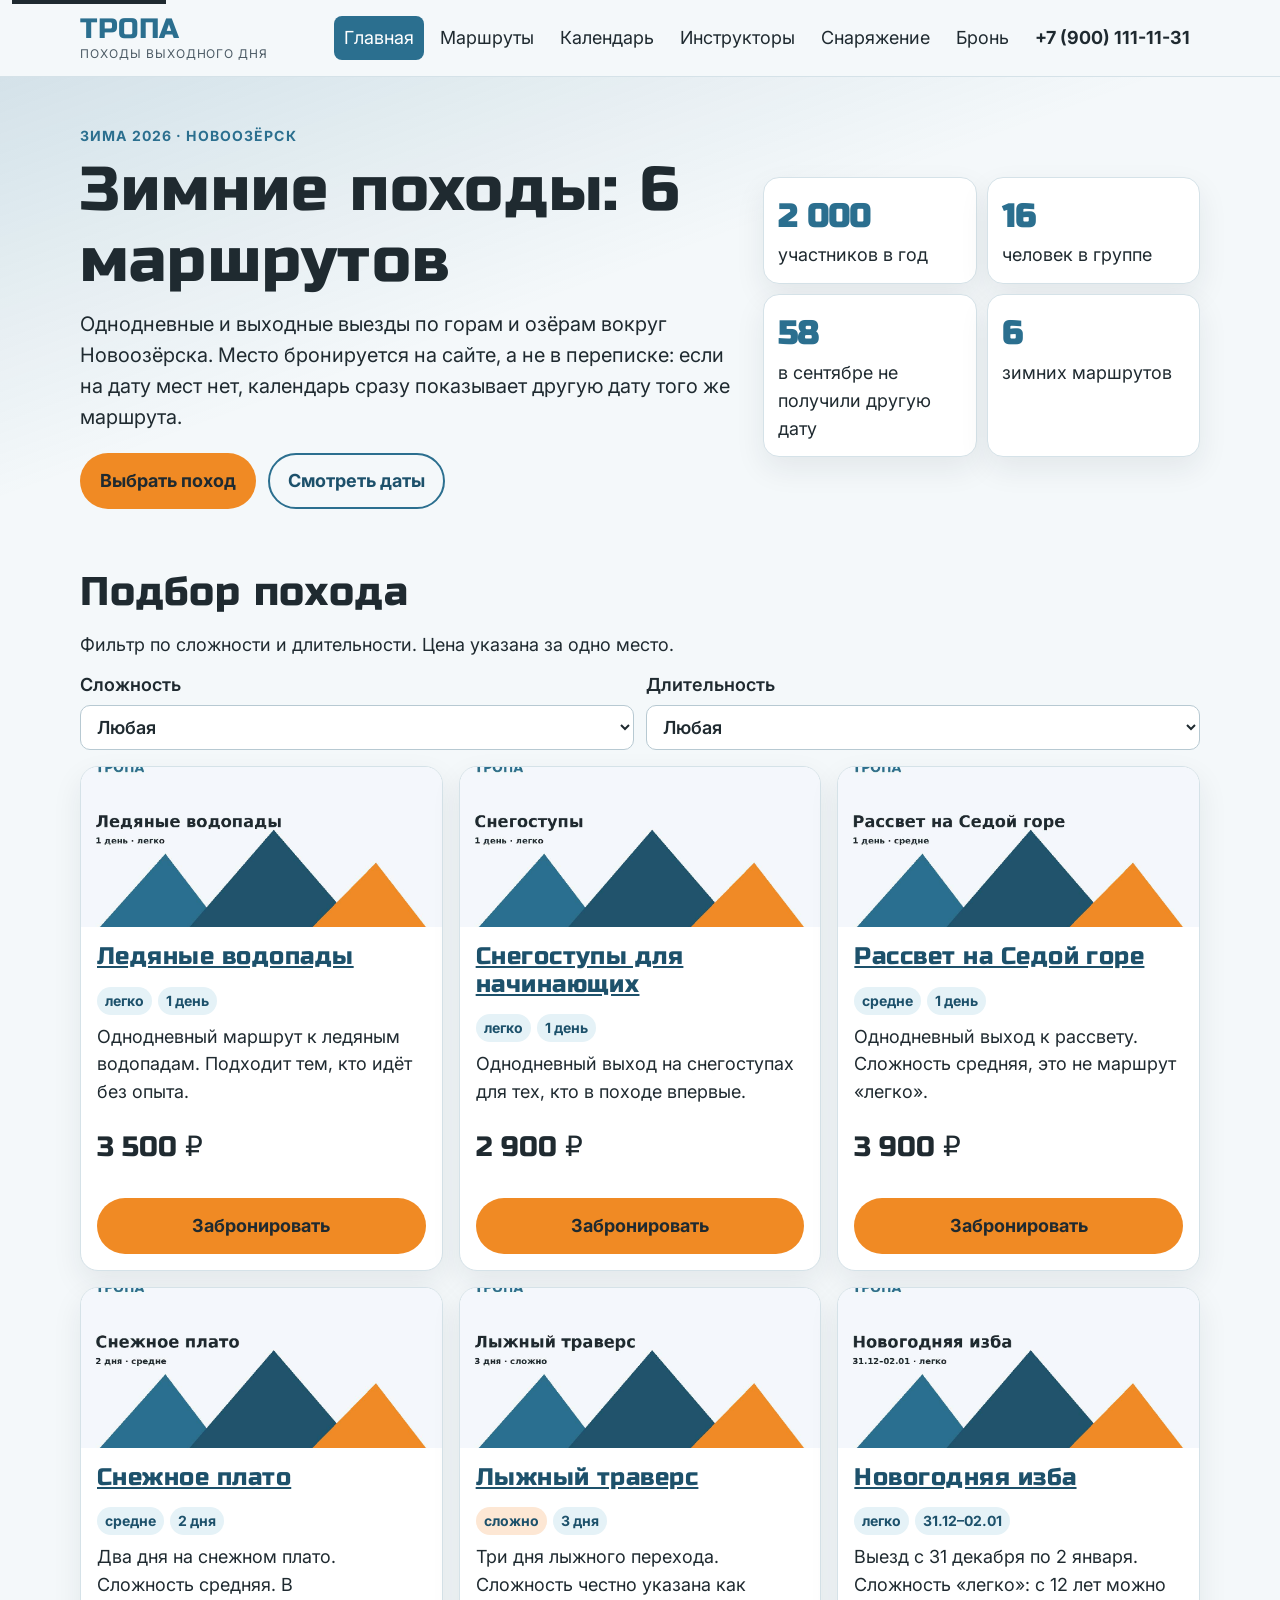
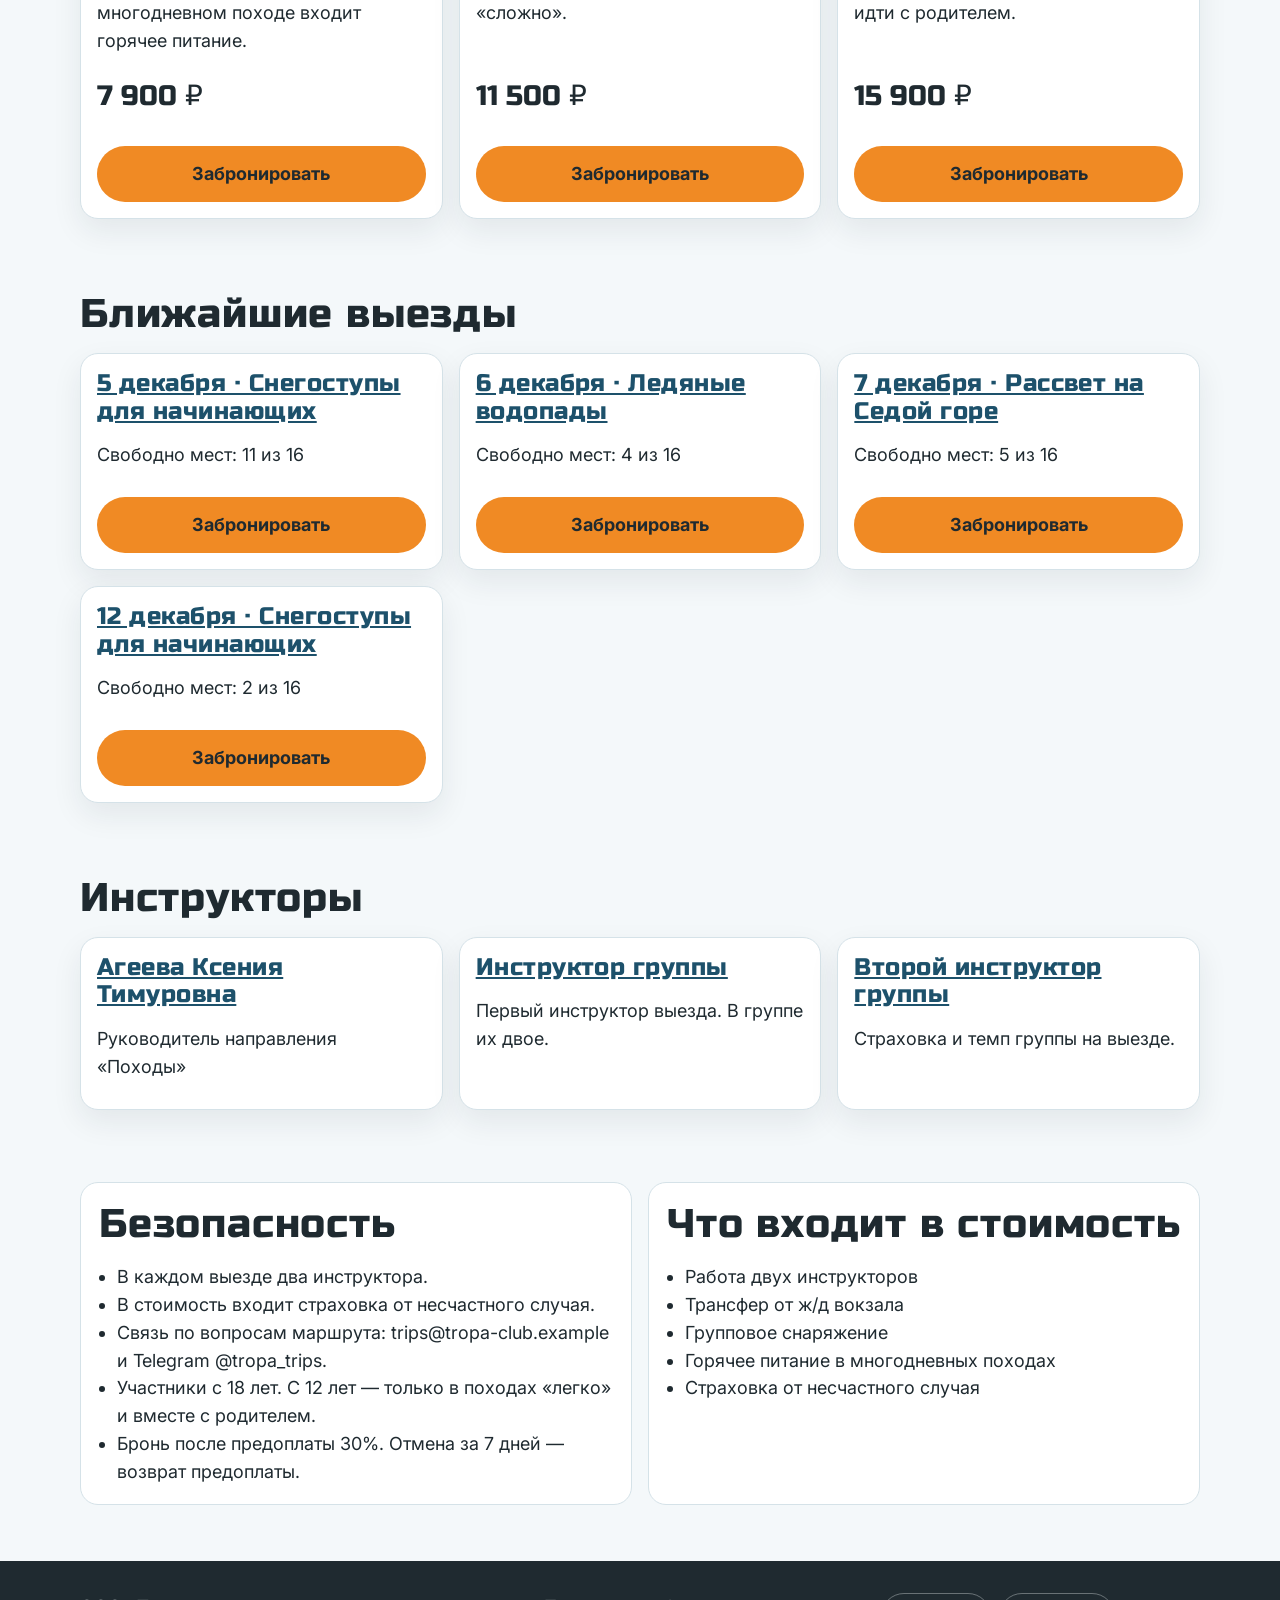
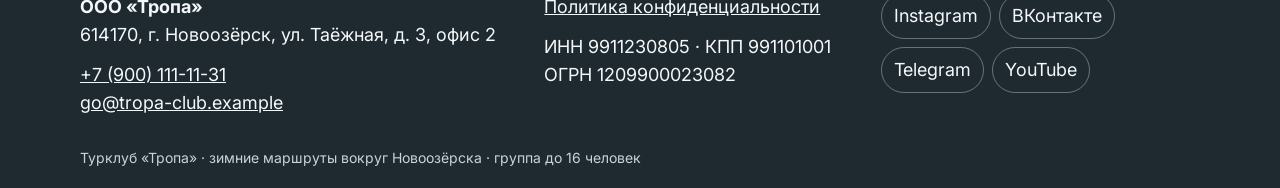
<file: tz-11-turklub-tropa/index.html>
<!DOCTYPE html>
<html lang="ru">
<head>
  <meta charset="utf-8">
  <meta name="viewport" content="width=device-width, initial-scale=1">
  <title>Главная — турклуб «Тропа»</title>
  <meta name="description" content="Зимние походы турклуба «Тропа» вокруг Новоозёрска: 6 маршрутов, календарь мест и бронь.">
  <meta property="og:title" content="Главная — турклуб «Тропа»">
  <meta property="og:description" content="Зимние походы турклуба «Тропа» вокруг Новоозёрска: 6 маршрутов, календарь мест и бронь.">
  <meta property="og:image" content="https://tz-11-turklub-tropa.vercel.app/img/og.jpg">
  <meta property="og:type" content="website">
  <meta property="og:locale" content="ru_RU">
  <link rel="icon" href="img/favicon.png" type="image/png">
  <link rel="preconnect" href="https://fonts.googleapis.com">
  <link rel="preconnect" href="https://fonts.gstatic.com" crossorigin>
  <link href="https://fonts.googleapis.com/css2?family=Inter:wght@400;600;700&family=Russo+One&display=swap" rel="stylesheet">
  <link rel="stylesheet" href="css/styles.css">
  <!-- Measurement ID: сейчас учебный G-YQM8LSJ9F7 из домашних работ. Для ТЗ замените на ресурс «ТРОПА — сайт», см. docs/podklyuchenie.md -->
  <script async src="https://www.googletagmanager.com/gtag/js?id=G-YQM8LSJ9F7"></script>
  <script>
    window.dataLayer = window.dataLayer || [];
    function gtag(){dataLayer.push(arguments);}
    gtag('js', new Date());
    gtag('config', 'G-YQM8LSJ9F7');
  </script>
</head>
<body>
<a class="skip" href="#main">К содержанию</a>
<header class="site-header">
  <div class="wrap header-inner">
    <a class="logo" href="index.html"><span class="logo-word">ТРОПА</span><small>походы выходного дня</small></a>
    <button class="nav-toggle" type="button" aria-expanded="false" aria-controls="site-nav">Меню</button>
    <nav class="nav" id="site-nav">
      <a href="index.html" aria-current="page">Главная</a><a href="trips.html">Маршруты</a><a href="calendar.html">Календарь</a><a href="guides.html">Инструкторы</a><a href="gear.html">Снаряжение</a><a href="contacts.html">Бронь</a>
      <a class="header-phone" href="tel:+79001111131" data-event="contact_click" data-contact-type="phone">+7 (900) 111-11-31</a>
    </nav>
  </div>
</header>

<main id="main">
<section class="hero">
  <div class="wrap hero-grid">
    <div>
      <p class="kicker">Зима 2026 · Новоозёрск</p>
      <h1>Зимние походы: 6 маршрутов</h1>
      <p class="lead">Однодневные и выходные выезды по горам и озёрам вокруг Новоозёрска. Место бронируется на сайте, а не в переписке: если на дату мест нет, календарь сразу показывает другую дату того же маршрута.</p>
      <div class="actions">
        <a class="btn" href="#picker" data-event="cta_click" data-button-name="hero_pick" data-page-section="hero">Выбрать поход</a>
        <a class="btn btn-ghost" href="calendar.html" data-event="cta_click" data-button-name="hero_calendar" data-page-section="hero">Смотреть даты</a>
      </div>
    </div>
    <div class="stats">
      <div class="stat"><b>2 000</b> участников в год</div>
      <div class="stat"><b>16</b> человек в группе</div>
      <div class="stat"><b>58</b> в сентябре не получили другую дату</div>
      <div class="stat"><b>6</b> зимних маршрутов</div>
    </div>
  </div>
</section>
<section class="section" id="picker">
  <div class="wrap">
    <h2>Подбор похода</h2>
    <p>Фильтр по сложности и длительности. Цена указана за одно место.</p>
    <form class="filter" data-filter>
  <label>Сложность
    <select name="difficulty">
      <option value="all">Любая</option>
      <option value="easy">Легко</option>
      <option value="medium">Средне</option>
      <option value="hard">Сложно</option>
    </select>
  </label>
  <label>Длительность
    <select name="duration_days">
      <option value="all">Любая</option>
      <option value="1">1 день</option>
      <option value="2">2 дня</option>
      <option value="3">3 дня и Новогодняя изба</option>
    </select>
  </label>
</form>
<p class="empty-note" data-filter-empty>Нет маршрута с такой сложностью и длительностью. Сбросьте один из фильтров.</p>

    <div class="cards"><article class="card" id="icefalls" data-trip-card data-difficulty="easy" data-days="1">
  <img src="img/icefalls.jpg" width="640" height="360" alt="Графический плакат маршрута «Ледяные водопады». Это не фотография места.">
  <div class="card-body">
    <h3><a href="trips.html#icefalls" data-event="trip_view" data-trip-id="icefalls" data-difficulty="easy">Ледяные водопады</a></h3>
    <div class="meta"><span class="badge">легко</span><span class="badge">1 день</span></div>
    <p>Однодневный маршрут к ледяным водопадам. Подходит тем, кто идёт без опыта.</p>
    <p class="price">3 500 ₽</p>
    <a class="btn" href="contacts.html?trip_id=icefalls" data-event="cta_click" data-button-name="trip_book" data-page-section="picker">Забронировать</a>
  </div>
</article>

<article class="card" id="snowshoes" data-trip-card data-difficulty="easy" data-days="1">
  <img src="img/snowshoes.jpg" width="640" height="360" alt="Графический плакат маршрута «Снегоступы для начинающих». Это не фотография места.">
  <div class="card-body">
    <h3><a href="trips.html#snowshoes" data-event="trip_view" data-trip-id="snowshoes" data-difficulty="easy">Снегоступы для начинающих</a></h3>
    <div class="meta"><span class="badge">легко</span><span class="badge">1 день</span></div>
    <p>Однодневный выход на снегоступах для тех, кто в походе впервые.</p>
    <p class="price">2 900 ₽</p>
    <a class="btn" href="contacts.html?trip_id=snowshoes" data-event="cta_click" data-button-name="trip_book" data-page-section="picker">Забронировать</a>
  </div>
</article>

<article class="card" id="sunrise" data-trip-card data-difficulty="medium" data-days="1">
  <img src="img/sunrise.jpg" width="640" height="360" alt="Графический плакат маршрута «Рассвет на Седой горе». Это не фотография места.">
  <div class="card-body">
    <h3><a href="trips.html#sunrise" data-event="trip_view" data-trip-id="sunrise" data-difficulty="medium">Рассвет на Седой горе</a></h3>
    <div class="meta"><span class="badge">средне</span><span class="badge">1 день</span></div>
    <p>Однодневный выход к рассвету. Сложность средняя, это не маршрут «легко».</p>
    <p class="price">3 900 ₽</p>
    <a class="btn" href="contacts.html?trip_id=sunrise" data-event="cta_click" data-button-name="trip_book" data-page-section="picker">Забронировать</a>
  </div>
</article>

<article class="card" id="plateau" data-trip-card data-difficulty="medium" data-days="2">
  <img src="img/plateau.jpg" width="640" height="360" alt="Графический плакат маршрута «Снежное плато». Это не фотография места.">
  <div class="card-body">
    <h3><a href="trips.html#plateau" data-event="trip_view" data-trip-id="plateau" data-difficulty="medium">Снежное плато</a></h3>
    <div class="meta"><span class="badge">средне</span><span class="badge">2 дня</span></div>
    <p>Два дня на снежном плато. Сложность средняя. В многодневном походе входит горячее питание.</p>
    <p class="price">7 900 ₽</p>
    <a class="btn" href="contacts.html?trip_id=plateau" data-event="cta_click" data-button-name="trip_book" data-page-section="picker">Забронировать</a>
  </div>
</article>

<article class="card" id="traverse" data-trip-card data-difficulty="hard" data-days="3">
  <img src="img/traverse.jpg" width="640" height="360" alt="Графический плакат маршрута «Лыжный траверс». Это не фотография места.">
  <div class="card-body">
    <h3><a href="trips.html#traverse" data-event="trip_view" data-trip-id="traverse" data-difficulty="hard">Лыжный траверс</a></h3>
    <div class="meta"><span class="badge badge-hard">сложно</span><span class="badge">3 дня</span></div>
    <p>Три дня лыжного перехода. Сложность честно указана как «сложно».</p>
    <p class="price">11 500 ₽</p>
    <a class="btn" href="contacts.html?trip_id=traverse" data-event="cta_click" data-button-name="trip_book" data-page-section="picker">Забронировать</a>
  </div>
</article>

<article class="card" id="newyear_hut" data-trip-card data-difficulty="easy" data-days="3">
  <img src="img/newyear.jpg" width="640" height="360" alt="Графический плакат маршрута «Новогодняя изба». Это не фотография места.">
  <div class="card-body">
    <h3><a href="trips.html#newyear_hut" data-event="trip_view" data-trip-id="newyear_hut" data-difficulty="easy">Новогодняя изба</a></h3>
    <div class="meta"><span class="badge">легко</span><span class="badge">31.12–02.01</span></div>
    <p>Выезд с 31 декабря по 2 января. Сложность «легко»: с 12 лет можно идти с родителем.</p>
    <p class="price">15 900 ₽</p>
    <a class="btn" href="contacts.html?trip_id=newyear_hut" data-event="cta_click" data-button-name="trip_book" data-page-section="picker">Забронировать</a>
  </div>
</article>
</div>
  </div>
</section>
<section class="section">
  <div class="wrap">
    <h2>Ближайшие выезды</h2>
    <div class="cards">
    <article class="card">
      <div class="card-body">
        <h3><a href="calendar.html#dep-snowshoes-2026-12-05" data-event="trip_view" data-trip-id="snowshoes" data-difficulty="easy">5 декабря · Снегоступы для начинающих</a></h3>
        <p>Свободно мест: 11 из 16</p>
        <a class="btn" href="contacts.html?trip_id=snowshoes&amp;trip_date=2026-12-05" data-event="cta_click" data-button-name="nearest_book" data-page-section="nearest">Забронировать</a>
      </div>
    </article>
    <article class="card">
      <div class="card-body">
        <h3><a href="calendar.html#dep-icefalls-2026-12-06" data-event="trip_view" data-trip-id="icefalls" data-difficulty="easy">6 декабря · Ледяные водопады</a></h3>
        <p>Свободно мест: 4 из 16</p>
        <a class="btn" href="contacts.html?trip_id=icefalls&amp;trip_date=2026-12-06" data-event="cta_click" data-button-name="nearest_book" data-page-section="nearest">Забронировать</a>
      </div>
    </article>
    <article class="card">
      <div class="card-body">
        <h3><a href="calendar.html#dep-sunrise-2026-12-07" data-event="trip_view" data-trip-id="sunrise" data-difficulty="medium">7 декабря · Рассвет на Седой горе</a></h3>
        <p>Свободно мест: 5 из 16</p>
        <a class="btn" href="contacts.html?trip_id=sunrise&amp;trip_date=2026-12-07" data-event="cta_click" data-button-name="nearest_book" data-page-section="nearest">Забронировать</a>
      </div>
    </article>
    <article class="card">
      <div class="card-body">
        <h3><a href="calendar.html#dep-snowshoes-2026-12-12" data-event="trip_view" data-trip-id="snowshoes" data-difficulty="easy">12 декабря · Снегоступы для начинающих</a></h3>
        <p>Свободно мест: 2 из 16</p>
        <a class="btn" href="contacts.html?trip_id=snowshoes&amp;trip_date=2026-12-12" data-event="cta_click" data-button-name="nearest_book" data-page-section="nearest">Забронировать</a>
      </div>
    </article>
    </div>
  </div>
</section>
<section class="section">
  <div class="wrap">
    <h2>Инструкторы</h2>
    <div class="cards">
    <article class="card"><div class="card-body">
      <h3><a href="guides.html#ageeva" data-event="guide_view" data-guide-id="ageeva">Агеева Ксения Тимуровна</a></h3>
      <p>Руководитель направления «Походы»</p>
    </div></article>
    <article class="card"><div class="card-body">
      <h3><a href="guides.html#instructor_lead" data-event="guide_view" data-guide-id="instructor_lead">Инструктор группы</a></h3>
      <p>Первый инструктор выезда. В группе их двое.</p>
    </div></article>
    <article class="card"><div class="card-body">
      <h3><a href="guides.html#instructor_support" data-event="guide_view" data-guide-id="instructor_support">Второй инструктор группы</a></h3>
      <p>Страховка и темп группы на выезде.</p>
    </div></article>
    </div>
  </div>
</section>
<section class="section">
  <div class="wrap safety-grid">
    <div class="panel">
      <h2>Безопасность</h2>
      <ul>
        <li>В каждом выезде два инструктора.</li>
        <li>В стоимость входит страховка от несчастного случая.</li>
        <li>Связь по вопросам маршрута: trips@tropa-club.example и Telegram @tropa_trips.</li>
        <li>Участники с 18 лет. С 12 лет — только в походах «легко» и вместе с родителем.</li>
        <li>Бронь после предоплаты 30%. Отмена за 7 дней — возврат предоплаты.</li>
      </ul>
    </div>
    <div class="panel">
      <h2>Что входит в стоимость</h2>
      <ul>
        <li>Работа двух инструкторов</li>
        <li>Трансфер от ж/д вокзала</li>
        <li>Групповое снаряжение</li>
        <li>Горячее питание в многодневных походах</li>
        <li>Страховка от несчастного случая</li>
      </ul>
    </div>
  </div>
</section>

</main>
<footer class="site-footer">
  <div class="wrap footer-grid">
    <div>
      <strong>ООО «Тропа»</strong>
      <p>614170, г. Новоозёрск, ул. Таёжная, д. 3, офис 2</p>
      <p><a href="tel:+79001111131" data-event="contact_click" data-contact-type="phone">+7 (900) 111-11-31</a><br>
      <a href="mailto:go@tropa-club.example" data-event="contact_click" data-contact-type="email">go@tropa-club.example</a></p>
    </div>
    <div>
      <p><a href="privacy.html">Политика конфиденциальности</a></p>
      <p>ИНН 9911230805 · КПП 991101001<br>ОГРН 1209900023082</p>
    </div>
    <div>
      <div class="socials">
        <a href="https://instagram.com/" data-event="social_click" data-network="instagram" data-page-section="footer">Instagram</a>
        <a href="https://vk.com/" data-event="social_click" data-network="vk" data-page-section="footer">ВКонтакте</a>
        <a href="https://t.me/tropa_trips" data-event="social_click" data-network="telegram" data-page-section="footer">Telegram</a>
        <a href="https://www.youtube.com/" data-event="social_click" data-network="youtube" data-page-section="footer">YouTube</a>
      </div>
    </div>
  </div>
  <div class="wrap legal">Турклуб «Тропа» · зимние маршруты вокруг Новоозёрска · группа до 16 человек</div>
</footer>
<script src="js/data.js"></script>
<script src="js/analytics.js"></script>
<script src="js/ui.js"></script>
<script src="js/form.js"></script>
</body>
</html>
</file>
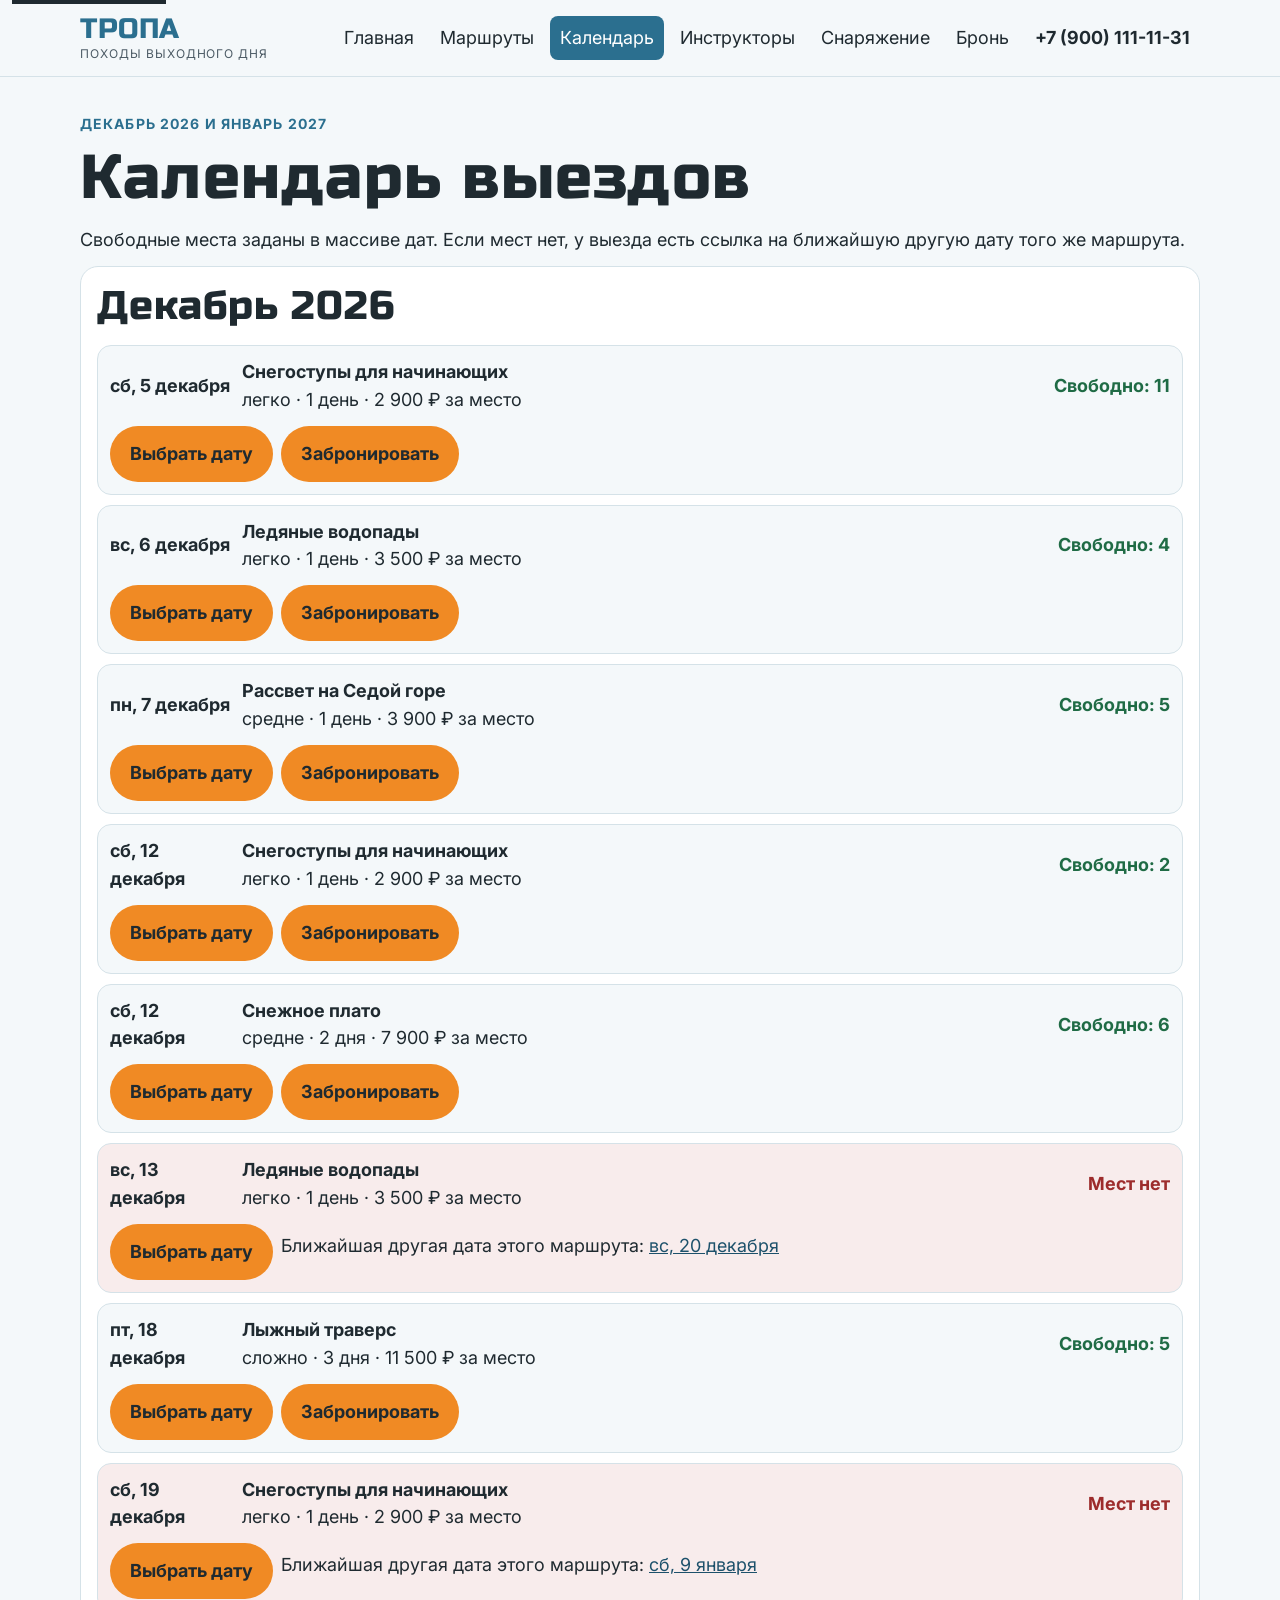
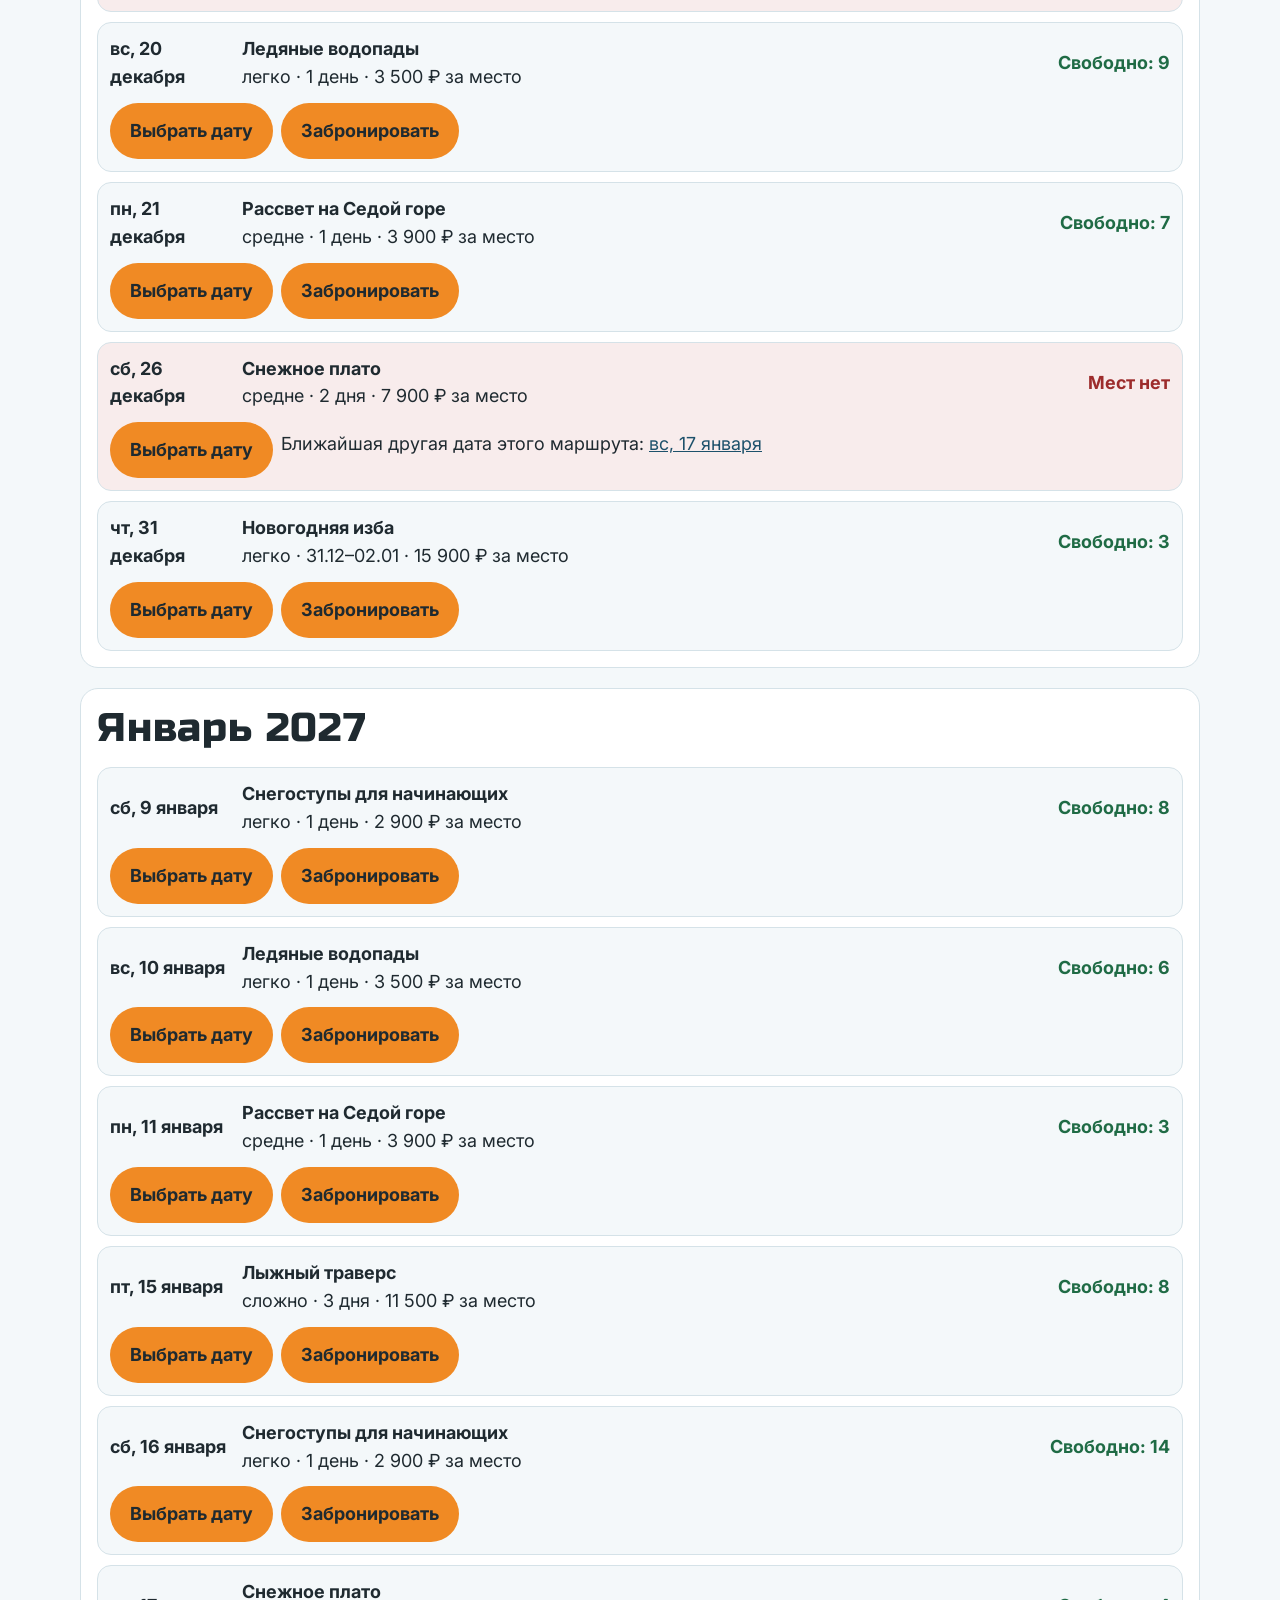
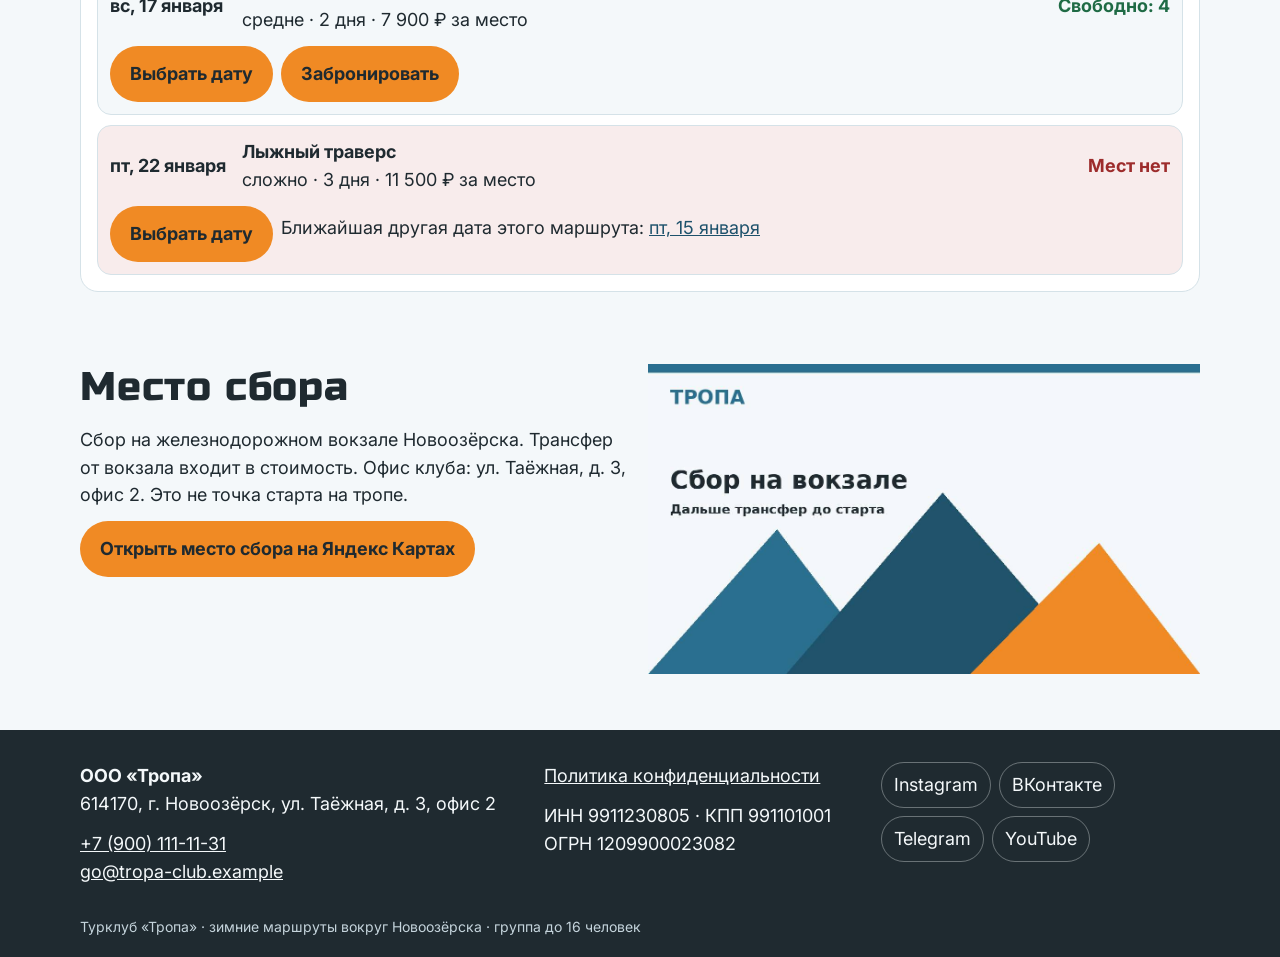
<file: tz-11-turklub-tropa/calendar.html>
<!DOCTYPE html>
<html lang="ru">
<head>
  <meta charset="utf-8">
  <meta name="viewport" content="width=device-width, initial-scale=1">
  <title>Календарь выездов — турклуб «Тропа»</title>
  <meta name="description" content="Даты зимних выездов турклуба «Тропа» в декабре 2026 и январе 2027 и число свободных мест.">
  <meta property="og:title" content="Календарь выездов — турклуб «Тропа»">
  <meta property="og:description" content="Даты зимних выездов турклуба «Тропа» в декабре 2026 и январе 2027 и число свободных мест.">
  <meta property="og:image" content="https://tz-11-turklub-tropa.vercel.app/img/og.jpg">
  <meta property="og:type" content="website">
  <meta property="og:locale" content="ru_RU">
  <link rel="icon" href="img/favicon.png" type="image/png">
  <link rel="preconnect" href="https://fonts.googleapis.com">
  <link rel="preconnect" href="https://fonts.gstatic.com" crossorigin>
  <link href="https://fonts.googleapis.com/css2?family=Inter:wght@400;600;700&family=Russo+One&display=swap" rel="stylesheet">
  <link rel="stylesheet" href="css/styles.css">
  <!-- Measurement ID: сейчас учебный G-YQM8LSJ9F7 из домашних работ. Для ТЗ замените на ресурс «ТРОПА — сайт», см. docs/podklyuchenie.md -->
  <script async src="https://www.googletagmanager.com/gtag/js?id=G-YQM8LSJ9F7"></script>
  <script>
    window.dataLayer = window.dataLayer || [];
    function gtag(){dataLayer.push(arguments);}
    gtag('js', new Date());
    gtag('config', 'G-YQM8LSJ9F7');
  </script>
</head>
<body>
<a class="skip" href="#main">К содержанию</a>
<header class="site-header">
  <div class="wrap header-inner">
    <a class="logo" href="index.html"><span class="logo-word">ТРОПА</span><small>походы выходного дня</small></a>
    <button class="nav-toggle" type="button" aria-expanded="false" aria-controls="site-nav">Меню</button>
    <nav class="nav" id="site-nav">
      <a href="index.html">Главная</a><a href="trips.html">Маршруты</a><a href="calendar.html" aria-current="page">Календарь</a><a href="guides.html">Инструкторы</a><a href="gear.html">Снаряжение</a><a href="contacts.html">Бронь</a>
      <a class="header-phone" href="tel:+79001111131" data-event="contact_click" data-contact-type="phone">+7 (900) 111-11-31</a>
    </nav>
  </div>
</header>

<main id="main">
<section class="section">
  <div class="wrap">
    <p class="kicker">Декабрь 2026 и январь 2027</p>
    <h1>Календарь выездов</h1>
    <p>Свободные места заданы в массиве дат. Если мест нет, у выезда есть ссылка на ближайшую другую дату того же маршрута.</p>
    <div class="months" data-calendar></div>
  </div>
</section>
<section class="section">
  <div class="wrap split">
    <div>
      <h2>Место сбора</h2>
      <p>Сбор на железнодорожном вокзале Новоозёрска. Трансфер от вокзала входит в стоимость. Офис клуба: ул. Таёжная, д. 3, офис 2. Это не точка старта на тропе.</p>
      <p><a class="btn" href="https://yandex.ru/maps/?text=%D0%9D%D0%BE%D0%B2%D0%BE%D0%BE%D0%B7%D1%91%D1%80%D1%81%D0%BA%20%D0%B6%D0%B5%D0%BB%D0%B5%D0%B7%D0%BD%D0%BE%D0%B4%D0%BE%D1%80%D0%BE%D0%B6%D0%BD%D1%8B%D0%B9%20%D0%B2%D0%BE%D0%BA%D0%B7%D0%B0%D0%BB" data-event="map_open" data-map-service="yandex">Открыть место сбора на Яндекс Картах</a></p>
    </div>
    <img src="img/meeting.jpg" width="800" height="500" alt="Схема: сбор на вокзале Новоозёрска, дальше трансфер до старта.">
  </div>
</section>

</main>
<footer class="site-footer">
  <div class="wrap footer-grid">
    <div>
      <strong>ООО «Тропа»</strong>
      <p>614170, г. Новоозёрск, ул. Таёжная, д. 3, офис 2</p>
      <p><a href="tel:+79001111131" data-event="contact_click" data-contact-type="phone">+7 (900) 111-11-31</a><br>
      <a href="mailto:go@tropa-club.example" data-event="contact_click" data-contact-type="email">go@tropa-club.example</a></p>
    </div>
    <div>
      <p><a href="privacy.html">Политика конфиденциальности</a></p>
      <p>ИНН 9911230805 · КПП 991101001<br>ОГРН 1209900023082</p>
    </div>
    <div>
      <div class="socials">
        <a href="https://instagram.com/" data-event="social_click" data-network="instagram" data-page-section="footer">Instagram</a>
        <a href="https://vk.com/" data-event="social_click" data-network="vk" data-page-section="footer">ВКонтакте</a>
        <a href="https://t.me/tropa_trips" data-event="social_click" data-network="telegram" data-page-section="footer">Telegram</a>
        <a href="https://www.youtube.com/" data-event="social_click" data-network="youtube" data-page-section="footer">YouTube</a>
      </div>
    </div>
  </div>
  <div class="wrap legal">Турклуб «Тропа» · зимние маршруты вокруг Новоозёрска · группа до 16 человек</div>
</footer>
<script src="js/data.js"></script>
<script src="js/analytics.js"></script>
<script src="js/ui.js"></script>
<script src="js/form.js"></script>
</body>
</html>
</file>
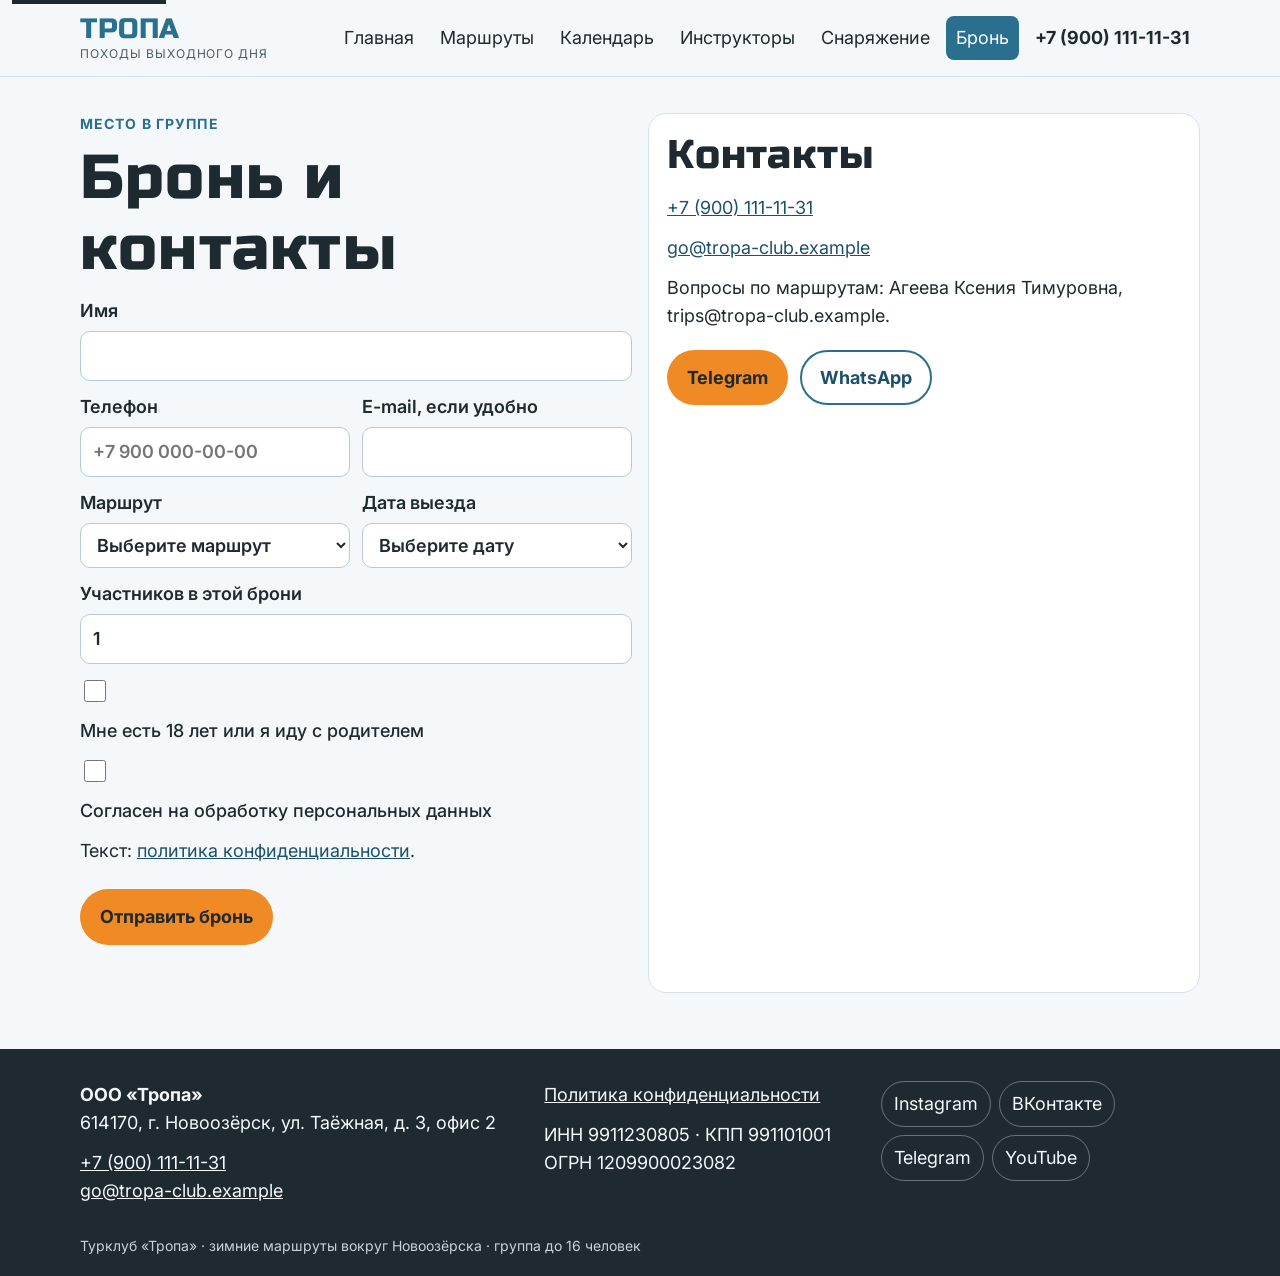
<file: tz-11-turklub-tropa/contacts.html>
<!DOCTYPE html>
<html lang="ru">
<head>
  <meta charset="utf-8">
  <meta name="viewport" content="width=device-width, initial-scale=1">
  <title>Бронь и контакты — турклуб «Тропа»</title>
  <meta name="description" content="Форма брони места в зимнем походе турклуба «Тропа»: маршрут, дата, число участников и источник.">
  <meta property="og:title" content="Бронь и контакты — турклуб «Тропа»">
  <meta property="og:description" content="Форма брони места в зимнем походе турклуба «Тропа»: маршрут, дата, число участников и источник.">
  <meta property="og:image" content="https://tz-11-turklub-tropa.vercel.app/img/og.jpg">
  <meta property="og:type" content="website">
  <meta property="og:locale" content="ru_RU">
  <link rel="icon" href="img/favicon.png" type="image/png">
  <link rel="preconnect" href="https://fonts.googleapis.com">
  <link rel="preconnect" href="https://fonts.gstatic.com" crossorigin>
  <link href="https://fonts.googleapis.com/css2?family=Inter:wght@400;600;700&family=Russo+One&display=swap" rel="stylesheet">
  <link rel="stylesheet" href="css/styles.css">
  <!-- Measurement ID: сейчас учебный G-YQM8LSJ9F7 из домашних работ. Для ТЗ замените на ресурс «ТРОПА — сайт», см. docs/podklyuchenie.md -->
  <script async src="https://www.googletagmanager.com/gtag/js?id=G-YQM8LSJ9F7"></script>
  <script>
    window.dataLayer = window.dataLayer || [];
    function gtag(){dataLayer.push(arguments);}
    gtag('js', new Date());
    gtag('config', 'G-YQM8LSJ9F7');
  </script>
</head>
<body>
<a class="skip" href="#main">К содержанию</a>
<header class="site-header">
  <div class="wrap header-inner">
    <a class="logo" href="index.html"><span class="logo-word">ТРОПА</span><small>походы выходного дня</small></a>
    <button class="nav-toggle" type="button" aria-expanded="false" aria-controls="site-nav">Меню</button>
    <nav class="nav" id="site-nav">
      <a href="index.html">Главная</a><a href="trips.html">Маршруты</a><a href="calendar.html">Календарь</a><a href="guides.html">Инструкторы</a><a href="gear.html">Снаряжение</a><a href="contacts.html" aria-current="page">Бронь</a>
      <a class="header-phone" href="tel:+79001111131" data-event="contact_click" data-contact-type="phone">+7 (900) 111-11-31</a>
    </nav>
  </div>
</header>

<main id="main">
<section class="section">
  <div class="wrap split">
    <div>
      <p class="kicker">Место в группе</p>
      <h1>Бронь и контакты</h1>
      <form id="booking-form" action="https://script.google.com/macros/s/REPLACE_WITH_DEPLOYMENT_ID/exec" method="post" novalidate>
        <div class="form-grid">
          <label class="wide">Имя
            <input name="name" autocomplete="name" maxlength="60" required>
            <span class="field-error" data-error-for="name"></span>
          </label>
          <label>Телефон
            <input name="phone" type="tel" inputmode="tel" autocomplete="tel" placeholder="+7 900 000-00-00" required>
            <span class="field-error" data-error-for="phone"></span>
          </label>
          <label>E-mail, если удобно
            <input name="email" type="email" autocomplete="email" maxlength="200">
            <span class="field-error" data-error-for="email"></span>
          </label>
          <label>Маршрут
            <select name="trip_id" required>
              <option value="">Выберите маршрут</option>
            </select>
            <span class="field-error" data-error-for="trip_id"></span>
          </label>
          <label>Дата выезда
            <select name="trip_date" required>
              <option value="">Сначала выберите маршрут</option>
            </select>
            <span class="field-error" data-error-for="trip_date"></span>
          </label>
          <label class="wide">Участников в этой брони
            <input name="participants" type="number" min="1" max="6" value="1" required>
            <span class="field-error" data-error-for="participants"></span>
          </label>
          <label class="consent wide"><input type="checkbox" name="adult"> <span>Мне есть 18 лет или я иду с родителем</span></label>
          <span class="field-error wide" data-error-for="adult"></span>
          <label class="consent wide"><input type="checkbox" name="consent"> <span>Согласен на обработку персональных данных</span></label>
          <p class="wide">Текст: <a href="privacy.html">политика конфиденциальности</a>.</p>
          <span class="field-error wide" data-error-for="consent"></span>
          <input type="hidden" name="request_id">
          <input type="hidden" name="utm_source">
          <input type="hidden" name="utm_medium">
          <input type="hidden" name="utm_campaign">
          <input type="hidden" name="utm_content">
          <div class="wide"><button class="btn" type="submit">Отправить бронь</button></div>
          <p class="status wide" id="form-status" role="status"></p>
        </div>
      </form>
    </div>
    <div class="panel">
      <h2>Контакты</h2>
      <p><a href="tel:+79001111131" data-event="contact_click" data-contact-type="phone">+7 (900) 111-11-31</a></p>
      <p><a href="mailto:go@tropa-club.example" data-event="contact_click" data-contact-type="email">go@tropa-club.example</a></p>
      <p>Вопросы по маршрутам: Агеева Ксения Тимуровна, trips@tropa-club.example.</p>
      <div class="actions">
        <a class="btn" href="https://t.me/tropa_trips" data-event="messenger_click" data-messenger="telegram">Telegram</a>
        <a class="btn btn-ghost" href="https://wa.me/79001111131" data-event="messenger_click" data-messenger="whatsapp">WhatsApp</a>
      </div>
    </div>
  </div>
</section>

</main>
<footer class="site-footer">
  <div class="wrap footer-grid">
    <div>
      <strong>ООО «Тропа»</strong>
      <p>614170, г. Новоозёрск, ул. Таёжная, д. 3, офис 2</p>
      <p><a href="tel:+79001111131" data-event="contact_click" data-contact-type="phone">+7 (900) 111-11-31</a><br>
      <a href="mailto:go@tropa-club.example" data-event="contact_click" data-contact-type="email">go@tropa-club.example</a></p>
    </div>
    <div>
      <p><a href="privacy.html">Политика конфиденциальности</a></p>
      <p>ИНН 9911230805 · КПП 991101001<br>ОГРН 1209900023082</p>
    </div>
    <div>
      <div class="socials">
        <a href="https://instagram.com/" data-event="social_click" data-network="instagram" data-page-section="footer">Instagram</a>
        <a href="https://vk.com/" data-event="social_click" data-network="vk" data-page-section="footer">ВКонтакте</a>
        <a href="https://t.me/tropa_trips" data-event="social_click" data-network="telegram" data-page-section="footer">Telegram</a>
        <a href="https://www.youtube.com/" data-event="social_click" data-network="youtube" data-page-section="footer">YouTube</a>
      </div>
    </div>
  </div>
  <div class="wrap legal">Турклуб «Тропа» · зимние маршруты вокруг Новоозёрска · группа до 16 человек</div>
</footer>
<script src="js/data.js"></script>
<script src="js/analytics.js"></script>
<script src="js/ui.js"></script>
<script src="js/form.js"></script>
</body>
</html>
</file>
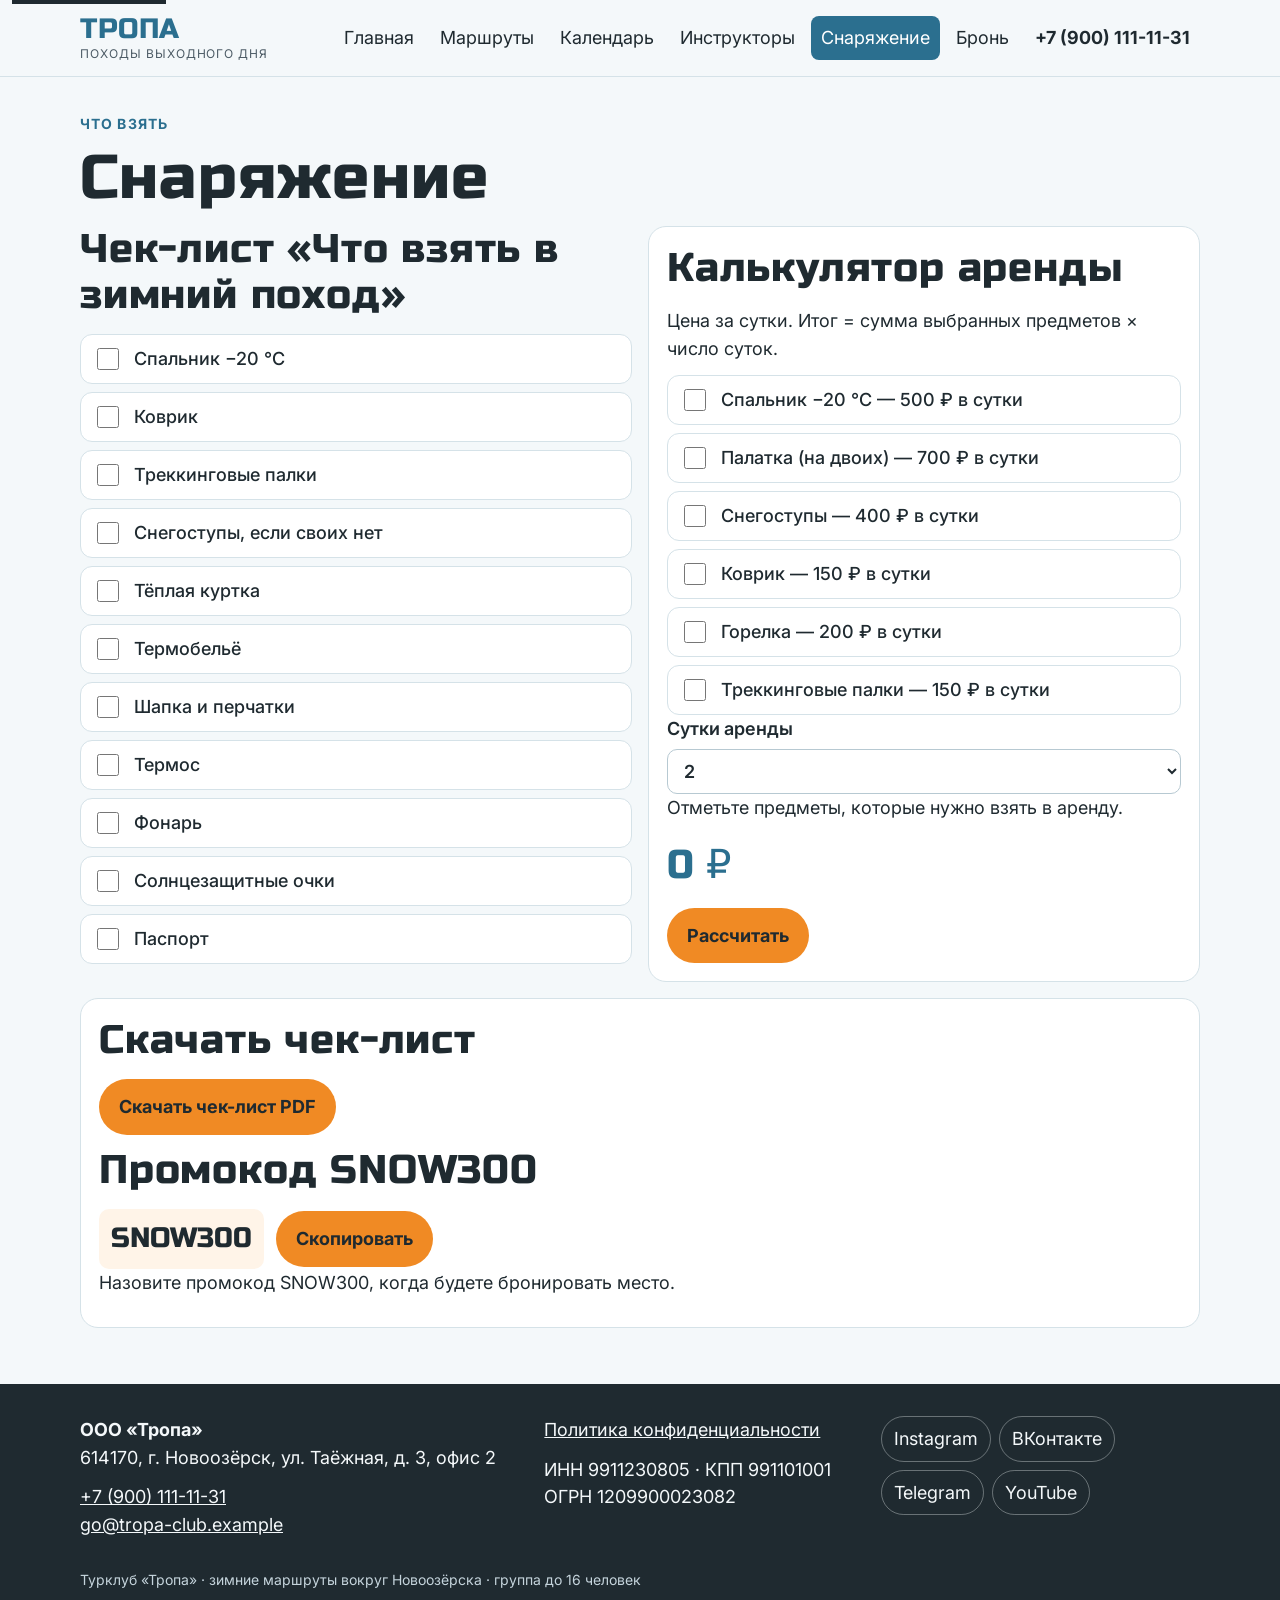
<file: tz-11-turklub-tropa/gear.html>
<!DOCTYPE html>
<html lang="ru">
<head>
  <meta charset="utf-8">
  <meta name="viewport" content="width=device-width, initial-scale=1">
  <title>Снаряжение — турклуб «Тропа»</title>
  <meta name="description" content="Чек-лист зимнего похода, калькулятор аренды снаряжения и промокод SNOW300 турклуба «Тропа».">
  <meta property="og:title" content="Снаряжение — турклуб «Тропа»">
  <meta property="og:description" content="Чек-лист зимнего похода, калькулятор аренды снаряжения и промокод SNOW300 турклуба «Тропа».">
  <meta property="og:image" content="https://tz-11-turklub-tropa.vercel.app/img/og.jpg">
  <meta property="og:type" content="website">
  <meta property="og:locale" content="ru_RU">
  <link rel="icon" href="img/favicon.png" type="image/png">
  <link rel="preconnect" href="https://fonts.googleapis.com">
  <link rel="preconnect" href="https://fonts.gstatic.com" crossorigin>
  <link href="https://fonts.googleapis.com/css2?family=Inter:wght@400;600;700&family=Russo+One&display=swap" rel="stylesheet">
  <link rel="stylesheet" href="css/styles.css">
  <!-- Measurement ID: сейчас учебный G-YQM8LSJ9F7 из домашних работ. Для ТЗ замените на ресурс «ТРОПА — сайт», см. docs/podklyuchenie.md -->
  <script async src="https://www.googletagmanager.com/gtag/js?id=G-YQM8LSJ9F7"></script>
  <script>
    window.dataLayer = window.dataLayer || [];
    function gtag(){dataLayer.push(arguments);}
    gtag('js', new Date());
    gtag('config', 'G-YQM8LSJ9F7');
  </script>
</head>
<body>
<a class="skip" href="#main">К содержанию</a>
<header class="site-header">
  <div class="wrap header-inner">
    <a class="logo" href="index.html"><span class="logo-word">ТРОПА</span><small>походы выходного дня</small></a>
    <button class="nav-toggle" type="button" aria-expanded="false" aria-controls="site-nav">Меню</button>
    <nav class="nav" id="site-nav">
      <a href="index.html">Главная</a><a href="trips.html">Маршруты</a><a href="calendar.html">Календарь</a><a href="guides.html">Инструкторы</a><a href="gear.html" aria-current="page">Снаряжение</a><a href="contacts.html">Бронь</a>
      <a class="header-phone" href="tel:+79001111131" data-event="contact_click" data-contact-type="phone">+7 (900) 111-11-31</a>
    </nav>
  </div>
</header>

<main id="main">
<section class="section">
  <div class="wrap">
    <p class="kicker">Что взять</p>
    <h1>Снаряжение</h1>
    <div class="split">
      <div>
        <h2>Чек-лист «Что взять в зимний поход»</h2>
        <div class="check-list"><label><input type="checkbox" data-checklist value="sleeping_bag"> Спальник −20 °C</label>
<label><input type="checkbox" data-checklist value="mat"> Коврик</label>
<label><input type="checkbox" data-checklist value="poles"> Треккинговые палки</label>
<label><input type="checkbox" data-checklist value="snowshoes_own"> Снегоступы, если своих нет</label>
<label><input type="checkbox" data-checklist value="jacket"> Тёплая куртка</label>
<label><input type="checkbox" data-checklist value="thermo"> Термобельё</label>
<label><input type="checkbox" data-checklist value="hat"> Шапка и перчатки</label>
<label><input type="checkbox" data-checklist value="thermos"> Термос</label>
<label><input type="checkbox" data-checklist value="light"> Фонарь</label>
<label><input type="checkbox" data-checklist value="glasses"> Солнцезащитные очки</label>
<label><input type="checkbox" data-checklist value="passport"> Паспорт</label></div>
      </div>
      <form class="panel" data-rental>
        <h2>Калькулятор аренды</h2>
        <p>Цена за сутки. Итог = сумма выбранных предметов × число суток.</p>
        <div class="check-list"><label><input type="checkbox" name="gear_item" value="sleeping_bag" data-price="500" data-name="Спальник −20 °C"> Спальник −20 °C — 500 ₽ в сутки</label>
<label><input type="checkbox" name="gear_item" value="tent" data-price="700" data-name="Палатка (на двоих)"> Палатка (на двоих) — 700 ₽ в сутки</label>
<label><input type="checkbox" name="gear_item" value="snowshoes" data-price="400" data-name="Снегоступы"> Снегоступы — 400 ₽ в сутки</label>
<label><input type="checkbox" name="gear_item" value="mat" data-price="150" data-name="Коврик"> Коврик — 150 ₽ в сутки</label>
<label><input type="checkbox" name="gear_item" value="stove" data-price="200" data-name="Горелка"> Горелка — 200 ₽ в сутки</label>
<label><input type="checkbox" name="gear_item" value="poles" data-price="150" data-name="Треккинговые палки"> Треккинговые палки — 150 ₽ в сутки</label></div>
        <label>Сутки аренды
          <select name="days">
            <option value="1">1</option>
            <option value="2" selected>2</option>
            <option value="3">3</option>
            <option value="4">4</option>
          </select>
        </label>
        <div data-rental-lines></div>
        <p class="total" data-rental-total>0 ₽</p>
        <button class="btn" type="submit">Рассчитать</button>
      </form>
    </div>
    <div class="panel" style="margin-top:16px">
      <h2>Скачать чек-лист</h2>
      <p><a class="btn" href="files/checklist-winter.pdf" download>Скачать чек-лист PDF</a></p>
      <h2>Промокод SNOW300</h2>
      <div class="promo">
        <code>SNOW300</code>
        <button class="btn" type="button" data-promo="SNOW300" data-event="promo_copy" data-promo-code="SNOW300">Скопировать</button>
      </div>
      <p data-promo-status>Назовите промокод SNOW300, когда будете бронировать место.</p>
    </div>
  </div>
</section>

</main>
<footer class="site-footer">
  <div class="wrap footer-grid">
    <div>
      <strong>ООО «Тропа»</strong>
      <p>614170, г. Новоозёрск, ул. Таёжная, д. 3, офис 2</p>
      <p><a href="tel:+79001111131" data-event="contact_click" data-contact-type="phone">+7 (900) 111-11-31</a><br>
      <a href="mailto:go@tropa-club.example" data-event="contact_click" data-contact-type="email">go@tropa-club.example</a></p>
    </div>
    <div>
      <p><a href="privacy.html">Политика конфиденциальности</a></p>
      <p>ИНН 9911230805 · КПП 991101001<br>ОГРН 1209900023082</p>
    </div>
    <div>
      <div class="socials">
        <a href="https://instagram.com/" data-event="social_click" data-network="instagram" data-page-section="footer">Instagram</a>
        <a href="https://vk.com/" data-event="social_click" data-network="vk" data-page-section="footer">ВКонтакте</a>
        <a href="https://t.me/tropa_trips" data-event="social_click" data-network="telegram" data-page-section="footer">Telegram</a>
        <a href="https://www.youtube.com/" data-event="social_click" data-network="youtube" data-page-section="footer">YouTube</a>
      </div>
    </div>
  </div>
  <div class="wrap legal">Турклуб «Тропа» · зимние маршруты вокруг Новоозёрска · группа до 16 человек</div>
</footer>
<script src="js/data.js"></script>
<script src="js/analytics.js"></script>
<script src="js/ui.js"></script>
<script src="js/form.js"></script>
</body>
</html>
</file>
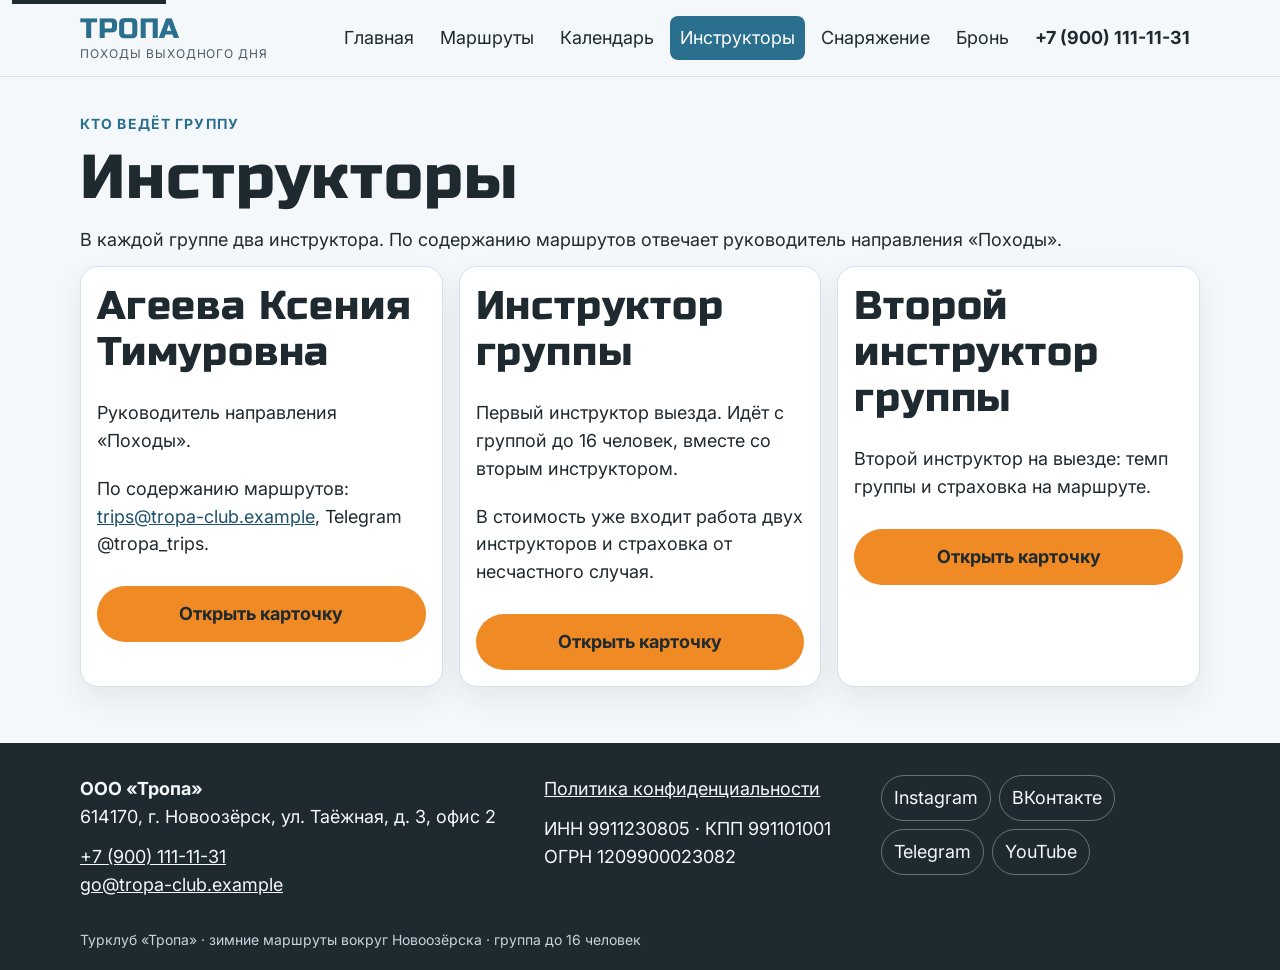
<file: tz-11-turklub-tropa/guides.html>
<!DOCTYPE html>
<html lang="ru">
<head>
  <meta charset="utf-8">
  <meta name="viewport" content="width=device-width, initial-scale=1">
  <title>Инструкторы — турклуб «Тропа»</title>
  <meta name="description" content="Кто ведёт зимние походы турклуба «Тропа»: руководитель направления и два инструктора в группе.">
  <meta property="og:title" content="Инструкторы — турклуб «Тропа»">
  <meta property="og:description" content="Кто ведёт зимние походы турклуба «Тропа»: руководитель направления и два инструктора в группе.">
  <meta property="og:image" content="https://tz-11-turklub-tropa.vercel.app/img/og.jpg">
  <meta property="og:type" content="website">
  <meta property="og:locale" content="ru_RU">
  <link rel="icon" href="img/favicon.png" type="image/png">
  <link rel="preconnect" href="https://fonts.googleapis.com">
  <link rel="preconnect" href="https://fonts.gstatic.com" crossorigin>
  <link href="https://fonts.googleapis.com/css2?family=Inter:wght@400;600;700&family=Russo+One&display=swap" rel="stylesheet">
  <link rel="stylesheet" href="css/styles.css">
  <!-- Measurement ID: сейчас учебный G-YQM8LSJ9F7 из домашних работ. Для ТЗ замените на ресурс «ТРОПА — сайт», см. docs/podklyuchenie.md -->
  <script async src="https://www.googletagmanager.com/gtag/js?id=G-YQM8LSJ9F7"></script>
  <script>
    window.dataLayer = window.dataLayer || [];
    function gtag(){dataLayer.push(arguments);}
    gtag('js', new Date());
    gtag('config', 'G-YQM8LSJ9F7');
  </script>
</head>
<body>
<a class="skip" href="#main">К содержанию</a>
<header class="site-header">
  <div class="wrap header-inner">
    <a class="logo" href="index.html"><span class="logo-word">ТРОПА</span><small>походы выходного дня</small></a>
    <button class="nav-toggle" type="button" aria-expanded="false" aria-controls="site-nav">Меню</button>
    <nav class="nav" id="site-nav">
      <a href="index.html">Главная</a><a href="trips.html">Маршруты</a><a href="calendar.html">Календарь</a><a href="guides.html" aria-current="page">Инструкторы</a><a href="gear.html">Снаряжение</a><a href="contacts.html">Бронь</a>
      <a class="header-phone" href="tel:+79001111131" data-event="contact_click" data-contact-type="phone">+7 (900) 111-11-31</a>
    </nav>
  </div>
</header>

<main id="main">
<section class="section">
  <div class="wrap">
    <p class="kicker">Кто ведёт группу</p>
    <h1>Инструкторы</h1>
    <p>В каждой группе два инструктора. По содержанию маршрутов отвечает руководитель направления «Походы».</p>
    <div class="cards">
      <article class="card" id="ageeva"><div class="card-body">
        <h2>Агеева Ксения Тимуровна</h2>
        <p>Руководитель направления «Походы».</p>
        <p>По содержанию маршрутов: <a href="mailto:trips@tropa-club.example">trips@tropa-club.example</a>, Telegram @tropa_trips.</p>
        <button class="btn btn-ghost" type="button" data-event="guide_view" data-guide-id="ageeva">Открыть карточку</button>
      </div></article>
      <article class="card" id="instructor_lead"><div class="card-body">
        <h2>Инструктор группы</h2>
        <p>Первый инструктор выезда. Идёт с группой до 16 человек, вместе со вторым инструктором.</p>
        <p>В стоимость уже входит работа двух инструкторов и страховка от несчастного случая.</p>
        <button class="btn btn-ghost" type="button" data-event="guide_view" data-guide-id="instructor_lead">Открыть карточку</button>
      </div></article>
      <article class="card" id="instructor_support"><div class="card-body">
        <h2>Второй инструктор группы</h2>
        <p>Второй инструктор на выезде: темп группы и страховка на маршруте.</p>
        <button class="btn btn-ghost" type="button" data-event="guide_view" data-guide-id="instructor_support">Открыть карточку</button>
      </div></article>
    </div>
  </div>
</section>

</main>
<footer class="site-footer">
  <div class="wrap footer-grid">
    <div>
      <strong>ООО «Тропа»</strong>
      <p>614170, г. Новоозёрск, ул. Таёжная, д. 3, офис 2</p>
      <p><a href="tel:+79001111131" data-event="contact_click" data-contact-type="phone">+7 (900) 111-11-31</a><br>
      <a href="mailto:go@tropa-club.example" data-event="contact_click" data-contact-type="email">go@tropa-club.example</a></p>
    </div>
    <div>
      <p><a href="privacy.html">Политика конфиденциальности</a></p>
      <p>ИНН 9911230805 · КПП 991101001<br>ОГРН 1209900023082</p>
    </div>
    <div>
      <div class="socials">
        <a href="https://instagram.com/" data-event="social_click" data-network="instagram" data-page-section="footer">Instagram</a>
        <a href="https://vk.com/" data-event="social_click" data-network="vk" data-page-section="footer">ВКонтакте</a>
        <a href="https://t.me/tropa_trips" data-event="social_click" data-network="telegram" data-page-section="footer">Telegram</a>
        <a href="https://www.youtube.com/" data-event="social_click" data-network="youtube" data-page-section="footer">YouTube</a>
      </div>
    </div>
  </div>
  <div class="wrap legal">Турклуб «Тропа» · зимние маршруты вокруг Новоозёрска · группа до 16 человек</div>
</footer>
<script src="js/data.js"></script>
<script src="js/analytics.js"></script>
<script src="js/ui.js"></script>
<script src="js/form.js"></script>
</body>
</html>
</file>
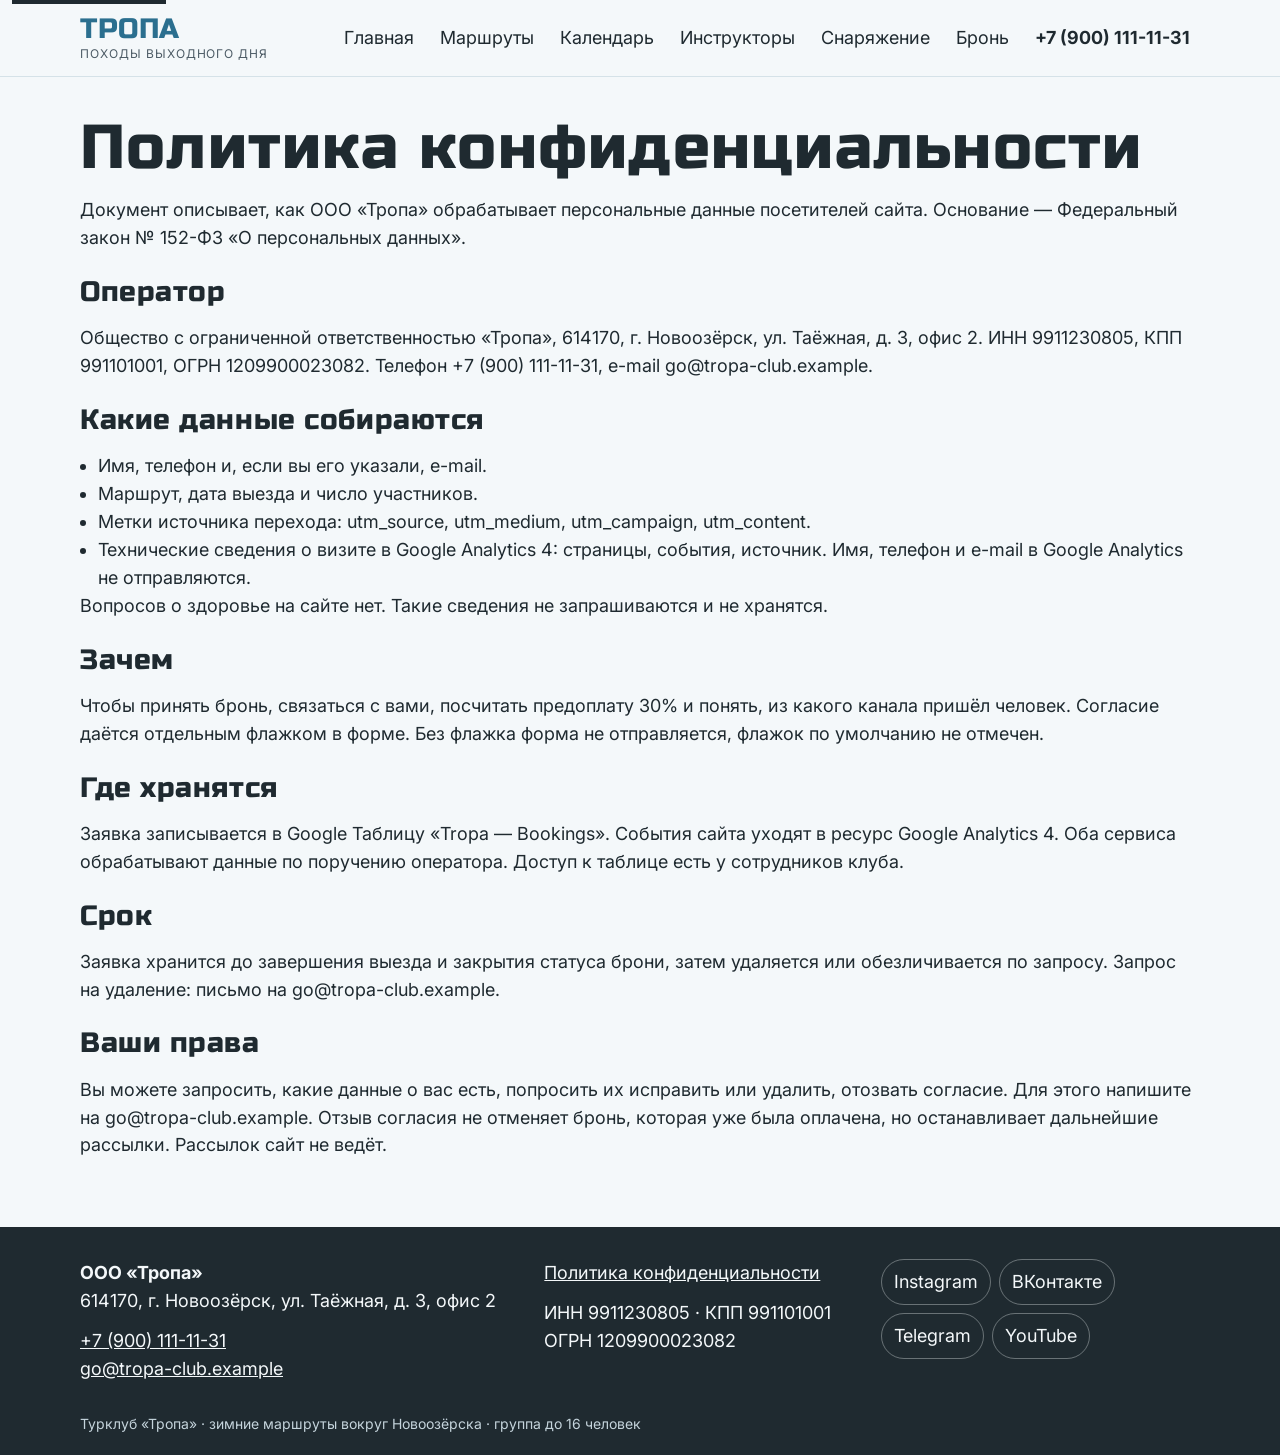
<file: tz-11-turklub-tropa/privacy.html>
<!DOCTYPE html>
<html lang="ru">
<head>
  <meta charset="utf-8">
  <meta name="viewport" content="width=device-width, initial-scale=1">
  <title>Политика конфиденциальности — турклуб «Тропа»</title>
  <meta name="description" content="Как ООО «Тропа» обрабатывает имя, телефон и данные брони на сайте зимних походов.">
  <meta property="og:title" content="Политика конфиденциальности — турклуб «Тропа»">
  <meta property="og:description" content="Как ООО «Тропа» обрабатывает имя, телефон и данные брони на сайте зимних походов.">
  <meta property="og:image" content="https://tz-11-turklub-tropa.vercel.app/img/og.jpg">
  <meta property="og:type" content="website">
  <meta property="og:locale" content="ru_RU">
  <link rel="icon" href="img/favicon.png" type="image/png">
  <link rel="preconnect" href="https://fonts.googleapis.com">
  <link rel="preconnect" href="https://fonts.gstatic.com" crossorigin>
  <link href="https://fonts.googleapis.com/css2?family=Inter:wght@400;600;700&family=Russo+One&display=swap" rel="stylesheet">
  <link rel="stylesheet" href="css/styles.css">
  <!-- Measurement ID: сейчас учебный G-YQM8LSJ9F7 из домашних работ. Для ТЗ замените на ресурс «ТРОПА — сайт», см. docs/podklyuchenie.md -->
  <script async src="https://www.googletagmanager.com/gtag/js?id=G-YQM8LSJ9F7"></script>
  <script>
    window.dataLayer = window.dataLayer || [];
    function gtag(){dataLayer.push(arguments);}
    gtag('js', new Date());
    gtag('config', 'G-YQM8LSJ9F7');
  </script>
</head>
<body>
<a class="skip" href="#main">К содержанию</a>
<header class="site-header">
  <div class="wrap header-inner">
    <a class="logo" href="index.html"><span class="logo-word">ТРОПА</span><small>походы выходного дня</small></a>
    <button class="nav-toggle" type="button" aria-expanded="false" aria-controls="site-nav">Меню</button>
    <nav class="nav" id="site-nav">
      <a href="index.html">Главная</a><a href="trips.html">Маршруты</a><a href="calendar.html">Календарь</a><a href="guides.html">Инструкторы</a><a href="gear.html">Снаряжение</a><a href="contacts.html">Бронь</a>
      <a class="header-phone" href="tel:+79001111131" data-event="contact_click" data-contact-type="phone">+7 (900) 111-11-31</a>
    </nav>
  </div>
</header>

<main id="main">
<section class="section">
  <div class="wrap policy">
    <h1>Политика конфиденциальности</h1>
    <p>Документ описывает, как ООО «Тропа» обрабатывает персональные данные посетителей сайта. Основание — Федеральный закон № 152-ФЗ «О персональных данных».</p>
    <h2>Оператор</h2>
    <p>Общество с ограниченной ответственностью «Тропа», 614170, г. Новоозёрск, ул. Таёжная, д. 3, офис 2. ИНН 9911230805, КПП 991101001, ОГРН 1209900023082. Телефон +7 (900) 111-11-31, e-mail go@tropa-club.example.</p>
    <h2>Какие данные собираются</h2>
    <ul>
      <li>Имя, телефон и, если вы его указали, e-mail.</li>
      <li>Маршрут, дата выезда и число участников.</li>
      <li>Метки источника перехода: utm_source, utm_medium, utm_campaign, utm_content.</li>
      <li>Технические сведения о визите в Google Analytics 4: страницы, события, источник. Имя, телефон и e-mail в Google Analytics не отправляются.</li>
    </ul>
    <p>Вопросов о здоровье на сайте нет. Такие сведения не запрашиваются и не хранятся.</p>
    <h2>Зачем</h2>
    <p>Чтобы принять бронь, связаться с вами, посчитать предоплату 30% и понять, из какого канала пришёл человек. Согласие даётся отдельным флажком в форме. Без флажка форма не отправляется, флажок по умолчанию не отмечен.</p>
    <h2>Где хранятся</h2>
    <p>Заявка записывается в Google Таблицу «Tropa — Bookings». События сайта уходят в ресурс Google Analytics 4. Оба сервиса обрабатывают данные по поручению оператора. Доступ к таблице есть у сотрудников клуба.</p>
    <h2>Срок</h2>
    <p>Заявка хранится до завершения выезда и закрытия статуса брони, затем удаляется или обезличивается по запросу. Запрос на удаление: письмо на go@tropa-club.example.</p>
    <h2>Ваши права</h2>
    <p>Вы можете запросить, какие данные о вас есть, попросить их исправить или удалить, отозвать согласие. Для этого напишите на go@tropa-club.example. Отзыв согласия не отменяет бронь, которая уже была оплачена, но останавливает дальнейшие рассылки. Рассылок сайт не ведёт.</p>
  </div>
</section>

</main>
<footer class="site-footer">
  <div class="wrap footer-grid">
    <div>
      <strong>ООО «Тропа»</strong>
      <p>614170, г. Новоозёрск, ул. Таёжная, д. 3, офис 2</p>
      <p><a href="tel:+79001111131" data-event="contact_click" data-contact-type="phone">+7 (900) 111-11-31</a><br>
      <a href="mailto:go@tropa-club.example" data-event="contact_click" data-contact-type="email">go@tropa-club.example</a></p>
    </div>
    <div>
      <p><a href="privacy.html">Политика конфиденциальности</a></p>
      <p>ИНН 9911230805 · КПП 991101001<br>ОГРН 1209900023082</p>
    </div>
    <div>
      <div class="socials">
        <a href="https://instagram.com/" data-event="social_click" data-network="instagram" data-page-section="footer">Instagram</a>
        <a href="https://vk.com/" data-event="social_click" data-network="vk" data-page-section="footer">ВКонтакте</a>
        <a href="https://t.me/tropa_trips" data-event="social_click" data-network="telegram" data-page-section="footer">Telegram</a>
        <a href="https://www.youtube.com/" data-event="social_click" data-network="youtube" data-page-section="footer">YouTube</a>
      </div>
    </div>
  </div>
  <div class="wrap legal">Турклуб «Тропа» · зимние маршруты вокруг Новоозёрска · группа до 16 человек</div>
</footer>
<script src="js/data.js"></script>
<script src="js/analytics.js"></script>
<script src="js/ui.js"></script>
<script src="js/form.js"></script>
</body>
</html>
</file>
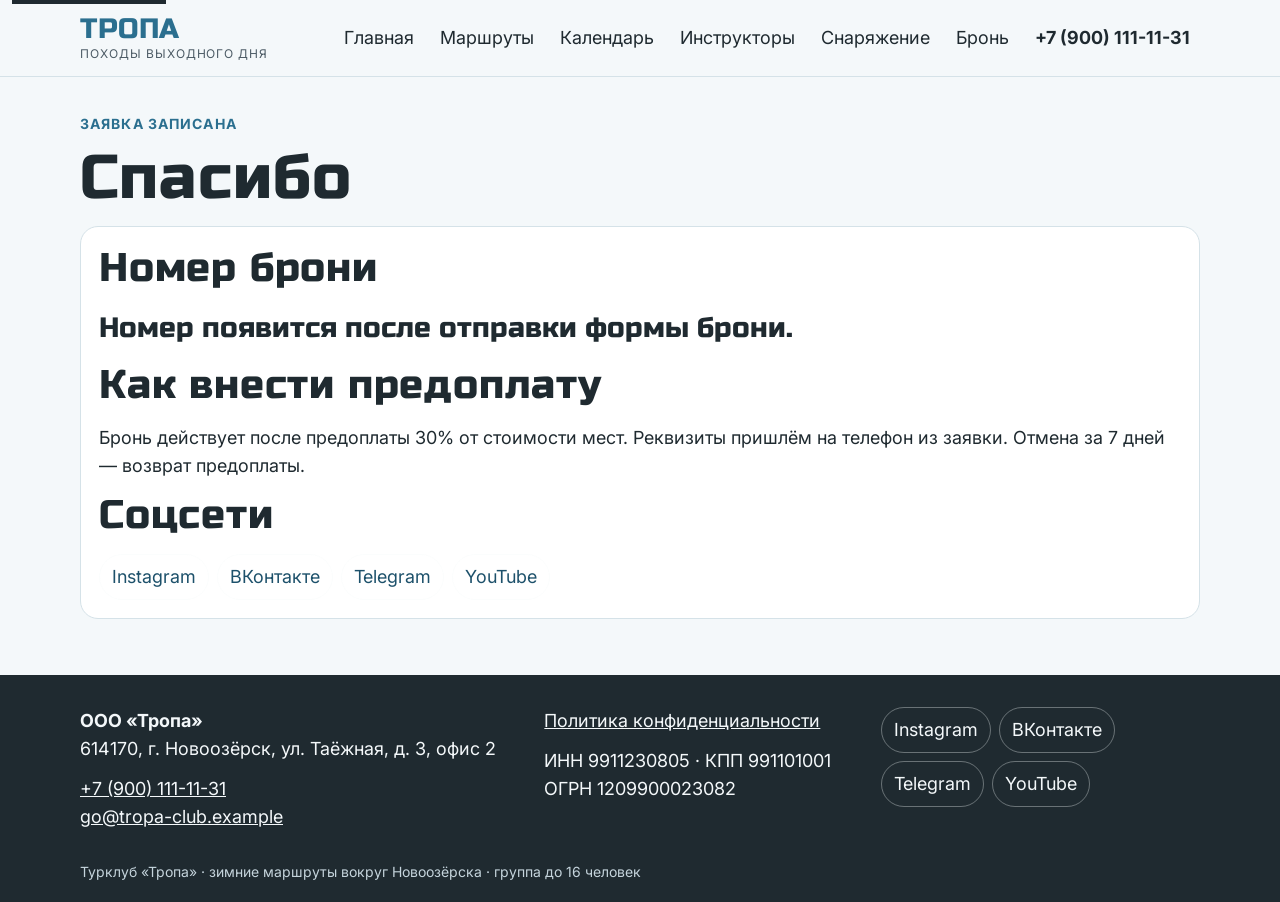
<file: tz-11-turklub-tropa/thanks.html>
<!DOCTYPE html>
<html lang="ru">
<head>
  <meta charset="utf-8">
  <meta name="viewport" content="width=device-width, initial-scale=1">
  <title>Бронь принята — турклуб «Тропа»</title>
  <meta name="description" content="Номер брони в зимний поход турклуба «Тропа» и как внести предоплату 30%.">
  <meta property="og:title" content="Бронь принята — турклуб «Тропа»">
  <meta property="og:description" content="Номер брони в зимний поход турклуба «Тропа» и как внести предоплату 30%.">
  <meta property="og:image" content="https://tz-11-turklub-tropa.vercel.app/img/og.jpg">
  <meta property="og:type" content="website">
  <meta property="og:locale" content="ru_RU">
  <link rel="icon" href="img/favicon.png" type="image/png">
  <link rel="preconnect" href="https://fonts.googleapis.com">
  <link rel="preconnect" href="https://fonts.gstatic.com" crossorigin>
  <link href="https://fonts.googleapis.com/css2?family=Inter:wght@400;600;700&family=Russo+One&display=swap" rel="stylesheet">
  <link rel="stylesheet" href="css/styles.css">
  <!-- Measurement ID: сейчас учебный G-YQM8LSJ9F7 из домашних работ. Для ТЗ замените на ресурс «ТРОПА — сайт», см. docs/podklyuchenie.md -->
  <script async src="https://www.googletagmanager.com/gtag/js?id=G-YQM8LSJ9F7"></script>
  <script>
    window.dataLayer = window.dataLayer || [];
    function gtag(){dataLayer.push(arguments);}
    gtag('js', new Date());
    gtag('config', 'G-YQM8LSJ9F7');
  </script>
</head>
<body>
<a class="skip" href="#main">К содержанию</a>
<header class="site-header">
  <div class="wrap header-inner">
    <a class="logo" href="index.html"><span class="logo-word">ТРОПА</span><small>походы выходного дня</small></a>
    <button class="nav-toggle" type="button" aria-expanded="false" aria-controls="site-nav">Меню</button>
    <nav class="nav" id="site-nav">
      <a href="index.html">Главная</a><a href="trips.html">Маршруты</a><a href="calendar.html">Календарь</a><a href="guides.html">Инструкторы</a><a href="gear.html">Снаряжение</a><a href="contacts.html">Бронь</a>
      <a class="header-phone" href="tel:+79001111131" data-event="contact_click" data-contact-type="phone">+7 (900) 111-11-31</a>
    </nav>
  </div>
</header>

<main id="main">
<section class="section">
  <div class="wrap">
    <p class="kicker">Заявка записана</p>
    <h1>Спасибо</h1>
    <div class="panel">
      <h2>Номер брони</h2>
      <p class="price" data-request-id>Номер появится после отправки формы брони.</p>
      <h2>Как внести предоплату</h2>
      <p data-prepay>Бронь действует после предоплаты 30% от стоимости мест. Реквизиты пришлём на телефон из заявки. Отмена за 7 дней — возврат предоплаты.</p>
      <h2>Соцсети</h2>
      <div class="socials">
        <a href="https://instagram.com/" data-event="social_click" data-network="instagram" data-page-section="thanks">Instagram</a>
        <a href="https://vk.com/" data-event="social_click" data-network="vk" data-page-section="thanks">ВКонтакте</a>
        <a href="https://t.me/tropa_trips" data-event="social_click" data-network="telegram" data-page-section="thanks">Telegram</a>
        <a href="https://www.youtube.com/" data-event="social_click" data-network="youtube" data-page-section="thanks">YouTube</a>
      </div>
    </div>
  </div>
</section>

</main>
<footer class="site-footer">
  <div class="wrap footer-grid">
    <div>
      <strong>ООО «Тропа»</strong>
      <p>614170, г. Новоозёрск, ул. Таёжная, д. 3, офис 2</p>
      <p><a href="tel:+79001111131" data-event="contact_click" data-contact-type="phone">+7 (900) 111-11-31</a><br>
      <a href="mailto:go@tropa-club.example" data-event="contact_click" data-contact-type="email">go@tropa-club.example</a></p>
    </div>
    <div>
      <p><a href="privacy.html">Политика конфиденциальности</a></p>
      <p>ИНН 9911230805 · КПП 991101001<br>ОГРН 1209900023082</p>
    </div>
    <div>
      <div class="socials">
        <a href="https://instagram.com/" data-event="social_click" data-network="instagram" data-page-section="footer">Instagram</a>
        <a href="https://vk.com/" data-event="social_click" data-network="vk" data-page-section="footer">ВКонтакте</a>
        <a href="https://t.me/tropa_trips" data-event="social_click" data-network="telegram" data-page-section="footer">Telegram</a>
        <a href="https://www.youtube.com/" data-event="social_click" data-network="youtube" data-page-section="footer">YouTube</a>
      </div>
    </div>
  </div>
  <div class="wrap legal">Турклуб «Тропа» · зимние маршруты вокруг Новоозёрска · группа до 16 человек</div>
</footer>
<script src="js/data.js"></script>
<script src="js/analytics.js"></script>
<script src="js/ui.js"></script>
<script src="js/form.js"></script>
</body>
</html>
</file>
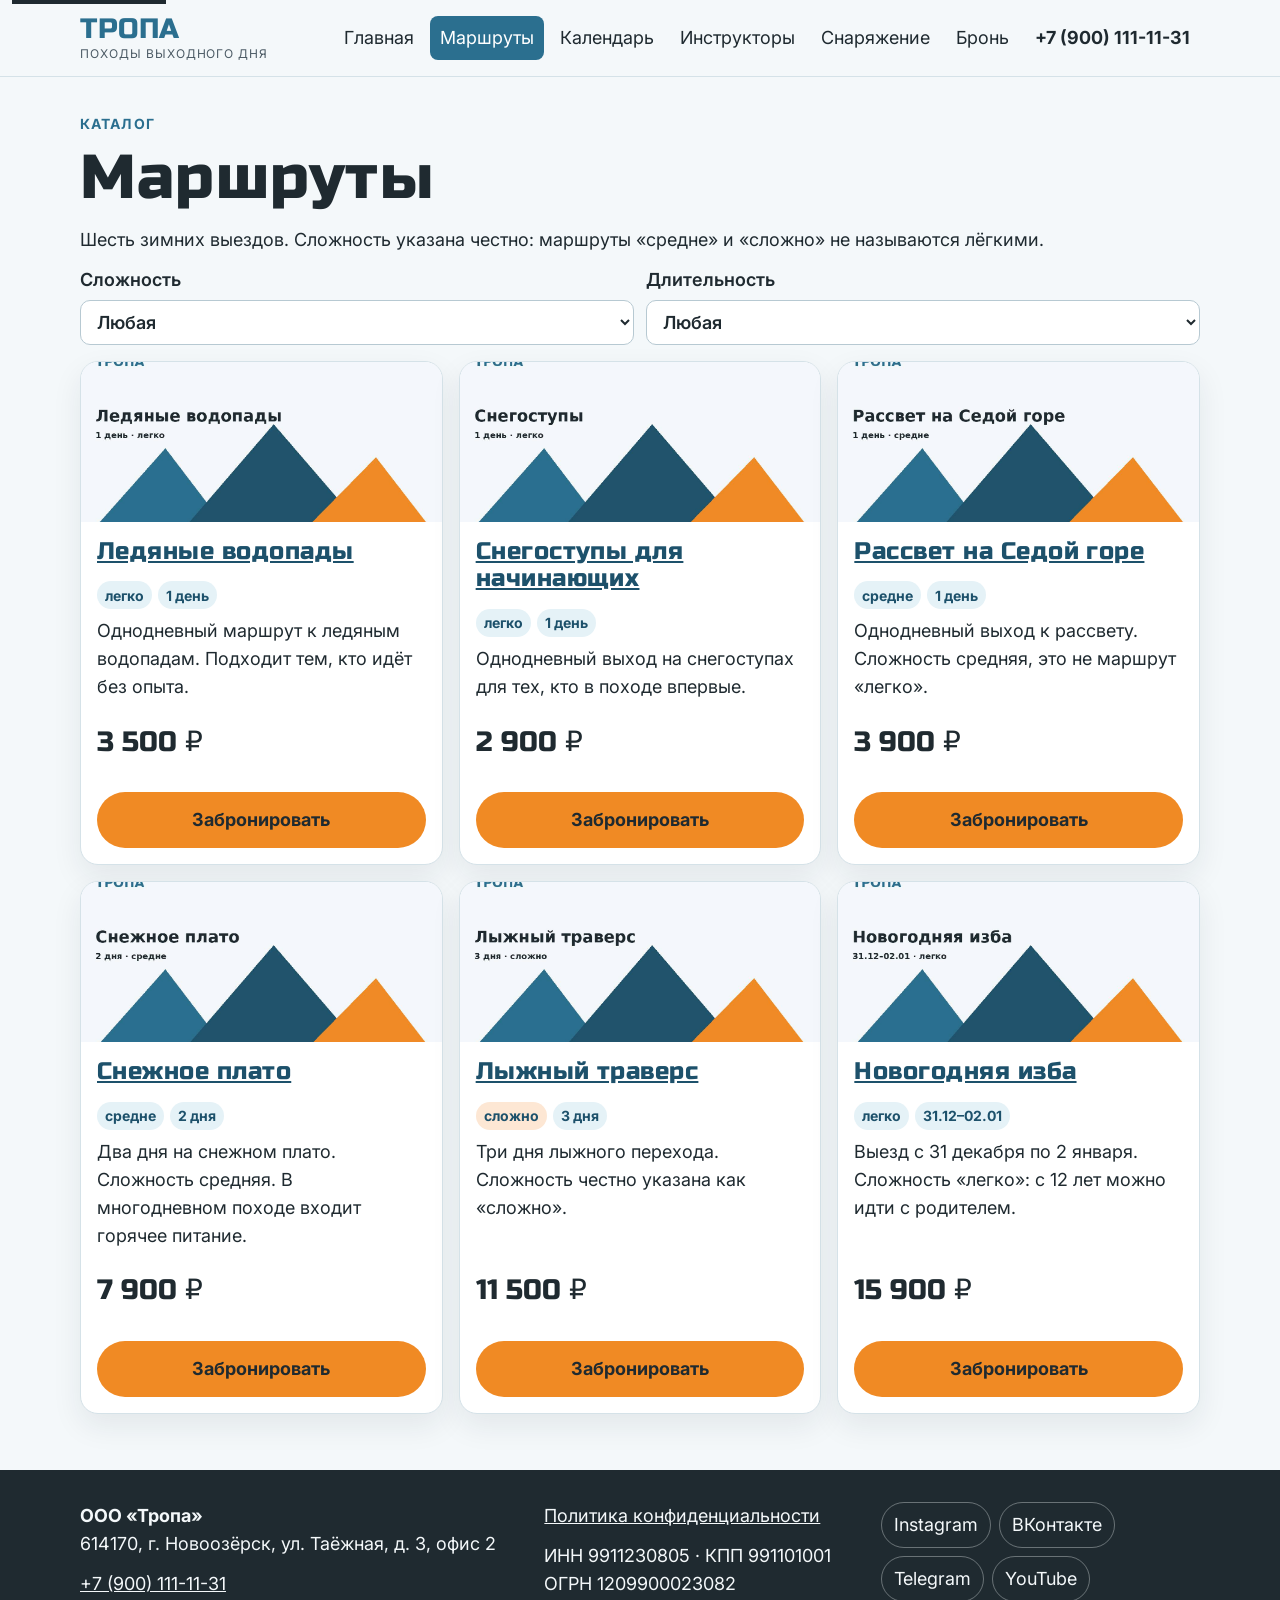
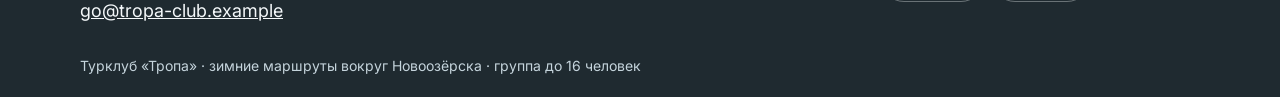
<file: tz-11-turklub-tropa/trips.html>
<!DOCTYPE html>
<html lang="ru">
<head>
  <meta charset="utf-8">
  <meta name="viewport" content="width=device-width, initial-scale=1">
  <title>Маршруты — турклуб «Тропа»</title>
  <meta name="description" content="Каталог зимних маршрутов турклуба «Тропа»: сложность, длительность и цена за место.">
  <meta property="og:title" content="Маршруты — турклуб «Тропа»">
  <meta property="og:description" content="Каталог зимних маршрутов турклуба «Тропа»: сложность, длительность и цена за место.">
  <meta property="og:image" content="https://tz-11-turklub-tropa.vercel.app/img/og.jpg">
  <meta property="og:type" content="website">
  <meta property="og:locale" content="ru_RU">
  <link rel="icon" href="img/favicon.png" type="image/png">
  <link rel="preconnect" href="https://fonts.googleapis.com">
  <link rel="preconnect" href="https://fonts.gstatic.com" crossorigin>
  <link href="https://fonts.googleapis.com/css2?family=Inter:wght@400;600;700&family=Russo+One&display=swap" rel="stylesheet">
  <link rel="stylesheet" href="css/styles.css">
  <!-- Measurement ID: сейчас учебный G-YQM8LSJ9F7 из домашних работ. Для ТЗ замените на ресурс «ТРОПА — сайт», см. docs/podklyuchenie.md -->
  <script async src="https://www.googletagmanager.com/gtag/js?id=G-YQM8LSJ9F7"></script>
  <script>
    window.dataLayer = window.dataLayer || [];
    function gtag(){dataLayer.push(arguments);}
    gtag('js', new Date());
    gtag('config', 'G-YQM8LSJ9F7');
  </script>
</head>
<body>
<a class="skip" href="#main">К содержанию</a>
<header class="site-header">
  <div class="wrap header-inner">
    <a class="logo" href="index.html"><span class="logo-word">ТРОПА</span><small>походы выходного дня</small></a>
    <button class="nav-toggle" type="button" aria-expanded="false" aria-controls="site-nav">Меню</button>
    <nav class="nav" id="site-nav">
      <a href="index.html">Главная</a><a href="trips.html" aria-current="page">Маршруты</a><a href="calendar.html">Календарь</a><a href="guides.html">Инструкторы</a><a href="gear.html">Снаряжение</a><a href="contacts.html">Бронь</a>
      <a class="header-phone" href="tel:+79001111131" data-event="contact_click" data-contact-type="phone">+7 (900) 111-11-31</a>
    </nav>
  </div>
</header>

<main id="main">
<section class="section" id="easy">
  <div class="wrap">
    <p class="kicker">Каталог</p>
    <h1>Маршруты</h1>
    <p>Шесть зимних выездов. Сложность указана честно: маршруты «средне» и «сложно» не называются лёгкими.</p>
    <form class="filter" data-filter>
  <label>Сложность
    <select name="difficulty">
      <option value="all">Любая</option>
      <option value="easy">Легко</option>
      <option value="medium">Средне</option>
      <option value="hard">Сложно</option>
    </select>
  </label>
  <label>Длительность
    <select name="duration_days">
      <option value="all">Любая</option>
      <option value="1">1 день</option>
      <option value="2">2 дня</option>
      <option value="3">3 дня и Новогодняя изба</option>
    </select>
  </label>
</form>
<p class="empty-note" data-filter-empty>Нет маршрута с такой сложностью и длительностью. Сбросьте один из фильтров.</p>

    <div class="cards"><article class="card" id="icefalls" data-trip-card data-difficulty="easy" data-days="1">
  <img src="img/icefalls.jpg" width="640" height="360" alt="Графический плакат маршрута «Ледяные водопады». Это не фотография места.">
  <div class="card-body">
    <h3><a href="trips.html#icefalls" data-event="trip_view" data-trip-id="icefalls" data-difficulty="easy">Ледяные водопады</a></h3>
    <div class="meta"><span class="badge">легко</span><span class="badge">1 день</span></div>
    <p>Однодневный маршрут к ледяным водопадам. Подходит тем, кто идёт без опыта.</p>
    <p class="price">3 500 ₽</p>
    <a class="btn" href="contacts.html?trip_id=icefalls" data-event="cta_click" data-button-name="trip_book" data-page-section="trips">Забронировать</a>
  </div>
</article>

<article class="card" id="snowshoes" data-trip-card data-difficulty="easy" data-days="1">
  <img src="img/snowshoes.jpg" width="640" height="360" alt="Графический плакат маршрута «Снегоступы для начинающих». Это не фотография места.">
  <div class="card-body">
    <h3><a href="trips.html#snowshoes" data-event="trip_view" data-trip-id="snowshoes" data-difficulty="easy">Снегоступы для начинающих</a></h3>
    <div class="meta"><span class="badge">легко</span><span class="badge">1 день</span></div>
    <p>Однодневный выход на снегоступах для тех, кто в походе впервые.</p>
    <p class="price">2 900 ₽</p>
    <a class="btn" href="contacts.html?trip_id=snowshoes" data-event="cta_click" data-button-name="trip_book" data-page-section="trips">Забронировать</a>
  </div>
</article>

<article class="card" id="sunrise" data-trip-card data-difficulty="medium" data-days="1">
  <img src="img/sunrise.jpg" width="640" height="360" alt="Графический плакат маршрута «Рассвет на Седой горе». Это не фотография места.">
  <div class="card-body">
    <h3><a href="trips.html#sunrise" data-event="trip_view" data-trip-id="sunrise" data-difficulty="medium">Рассвет на Седой горе</a></h3>
    <div class="meta"><span class="badge">средне</span><span class="badge">1 день</span></div>
    <p>Однодневный выход к рассвету. Сложность средняя, это не маршрут «легко».</p>
    <p class="price">3 900 ₽</p>
    <a class="btn" href="contacts.html?trip_id=sunrise" data-event="cta_click" data-button-name="trip_book" data-page-section="trips">Забронировать</a>
  </div>
</article>

<article class="card" id="plateau" data-trip-card data-difficulty="medium" data-days="2">
  <img src="img/plateau.jpg" width="640" height="360" alt="Графический плакат маршрута «Снежное плато». Это не фотография места.">
  <div class="card-body">
    <h3><a href="trips.html#plateau" data-event="trip_view" data-trip-id="plateau" data-difficulty="medium">Снежное плато</a></h3>
    <div class="meta"><span class="badge">средне</span><span class="badge">2 дня</span></div>
    <p>Два дня на снежном плато. Сложность средняя. В многодневном походе входит горячее питание.</p>
    <p class="price">7 900 ₽</p>
    <a class="btn" href="contacts.html?trip_id=plateau" data-event="cta_click" data-button-name="trip_book" data-page-section="trips">Забронировать</a>
  </div>
</article>

<article class="card" id="traverse" data-trip-card data-difficulty="hard" data-days="3">
  <img src="img/traverse.jpg" width="640" height="360" alt="Графический плакат маршрута «Лыжный траверс». Это не фотография места.">
  <div class="card-body">
    <h3><a href="trips.html#traverse" data-event="trip_view" data-trip-id="traverse" data-difficulty="hard">Лыжный траверс</a></h3>
    <div class="meta"><span class="badge badge-hard">сложно</span><span class="badge">3 дня</span></div>
    <p>Три дня лыжного перехода. Сложность честно указана как «сложно».</p>
    <p class="price">11 500 ₽</p>
    <a class="btn" href="contacts.html?trip_id=traverse" data-event="cta_click" data-button-name="trip_book" data-page-section="trips">Забронировать</a>
  </div>
</article>

<article class="card" id="newyear_hut" data-trip-card data-difficulty="easy" data-days="3">
  <img src="img/newyear.jpg" width="640" height="360" alt="Графический плакат маршрута «Новогодняя изба». Это не фотография места.">
  <div class="card-body">
    <h3><a href="trips.html#newyear_hut" data-event="trip_view" data-trip-id="newyear_hut" data-difficulty="easy">Новогодняя изба</a></h3>
    <div class="meta"><span class="badge">легко</span><span class="badge">31.12–02.01</span></div>
    <p>Выезд с 31 декабря по 2 января. Сложность «легко»: с 12 лет можно идти с родителем.</p>
    <p class="price">15 900 ₽</p>
    <a class="btn" href="contacts.html?trip_id=newyear_hut" data-event="cta_click" data-button-name="trip_book" data-page-section="trips">Забронировать</a>
  </div>
</article>
</div>
  </div>
</section>

</main>
<footer class="site-footer">
  <div class="wrap footer-grid">
    <div>
      <strong>ООО «Тропа»</strong>
      <p>614170, г. Новоозёрск, ул. Таёжная, д. 3, офис 2</p>
      <p><a href="tel:+79001111131" data-event="contact_click" data-contact-type="phone">+7 (900) 111-11-31</a><br>
      <a href="mailto:go@tropa-club.example" data-event="contact_click" data-contact-type="email">go@tropa-club.example</a></p>
    </div>
    <div>
      <p><a href="privacy.html">Политика конфиденциальности</a></p>
      <p>ИНН 9911230805 · КПП 991101001<br>ОГРН 1209900023082</p>
    </div>
    <div>
      <div class="socials">
        <a href="https://instagram.com/" data-event="social_click" data-network="instagram" data-page-section="footer">Instagram</a>
        <a href="https://vk.com/" data-event="social_click" data-network="vk" data-page-section="footer">ВКонтакте</a>
        <a href="https://t.me/tropa_trips" data-event="social_click" data-network="telegram" data-page-section="footer">Telegram</a>
        <a href="https://www.youtube.com/" data-event="social_click" data-network="youtube" data-page-section="footer">YouTube</a>
      </div>
    </div>
  </div>
  <div class="wrap legal">Турклуб «Тропа» · зимние маршруты вокруг Новоозёрска · группа до 16 человек</div>
</footer>
<script src="js/data.js"></script>
<script src="js/analytics.js"></script>
<script src="js/ui.js"></script>
<script src="js/form.js"></script>
</body>
</html>
</file>
<file: tz-11-turklub-tropa/css/styles.css>
:root {
  --ice: #2b6f8f;
  --ice-dark: #1d516b;
  --orange: #f08a24;
  --orange-dark: #c86d12;
  --snow: #f4f8fa;
  --graphite: #1f2a30;
  --muted: #4d5c66;
  --line: #d5e2e8;
  --white: #ffffff;
  --danger: #9d2c2c;
  --ok: #1f6b45;
  --shadow: 0 12px 30px rgba(31, 42, 48, 0.08);
  --header-h: 76px;
  --font: "Inter", "Segoe UI", sans-serif;
  --display: "Russo One", "Arial Narrow", sans-serif;
}

*,
*::before,
*::after {
  box-sizing: border-box;
}

html {
  scroll-behavior: smooth;
}

body {
  margin: 0;
  font-family: var(--font);
  font-size: 18px;
  line-height: 1.55;
  color: var(--graphite);
  background: var(--snow);
}

img {
  max-width: 100%;
  height: auto;
  display: block;
}

a {
  color: var(--ice-dark);
}

a:hover {
  color: var(--orange-dark);
}

h1,
h2,
h3,
.logo-word {
  font-family: var(--display);
  font-weight: 400;
  line-height: 1.15;
  letter-spacing: 0.02em;
  overflow-wrap: anywhere;
}

h1 {
  margin: 0 0 12px;
  font-size: clamp(34px, 6vw, 62px);
}

h2 {
  margin: 0 0 16px;
  font-size: clamp(28px, 4vw, 40px);
}

h3 {
  margin: 0 0 8px;
  font-size: 24px;
}

p {
  margin: 0 0 12px;
}

.skip {
  position: absolute;
  left: 12px;
  top: -40px;
  background: var(--graphite);
  color: var(--white);
  padding: 8px 12px;
  z-index: 20;
}

.skip:focus {
  top: 12px;
}

.wrap {
  width: min(1120px, calc(100% - 32px));
  margin: 0 auto;
}

.site-header {
  position: sticky;
  top: 0;
  z-index: 10;
  background: rgba(244, 248, 250, 0.94);
  border-bottom: 1px solid var(--line);
  backdrop-filter: blur(8px);
}

.header-inner {
  min-height: var(--header-h);
  display: flex;
  align-items: center;
  gap: 16px;
}

.logo {
  display: flex;
  flex-direction: column;
  text-decoration: none;
  color: var(--graphite);
  min-width: 120px;
}

.logo-word {
  font-size: 28px;
  color: var(--ice);
}

.logo small {
  font-family: var(--font);
  font-size: 12px;
  letter-spacing: 0.08em;
  text-transform: uppercase;
  color: var(--muted);
}

.nav-toggle {
  margin-left: auto;
  display: none;
  min-width: 44px;
  min-height: 44px;
  border: 1px solid var(--ice);
  background: var(--white);
  color: var(--graphite);
  border-radius: 8px;
  font: inherit;
  font-size: 16px;
}

.nav {
  display: flex;
  align-items: center;
  gap: 6px;
  margin-left: auto;
}

.nav a {
  text-decoration: none;
  color: var(--graphite);
  min-height: 44px;
  display: inline-flex;
  align-items: center;
  padding: 8px 10px;
  border-radius: 8px;
}

.nav a[aria-current="page"] {
  background: var(--ice);
  color: var(--white);
}

.header-phone {
  text-decoration: none;
  font-weight: 700;
  min-height: 44px;
  display: inline-flex;
  align-items: center;
  padding: 8px 10px;
  white-space: nowrap;
}

.hero {
  padding: 48px 0 24px;
  background:
    linear-gradient(160deg, rgba(43, 111, 143, 0.16), transparent 46%),
    var(--snow);
}

.hero-grid {
  display: grid;
  grid-template-columns: 1.2fr 0.8fr;
  gap: 28px;
  align-items: center;
}

.kicker {
  margin: 0 0 8px;
  color: var(--ice);
  font-weight: 700;
  letter-spacing: 0.08em;
  text-transform: uppercase;
  font-size: 14px;
}

.lead {
  font-size: 20px;
  max-width: 62ch;
}

.actions {
  display: flex;
  flex-wrap: wrap;
  gap: 12px;
  margin-top: 20px;
}

.btn,
button.btn {
  display: inline-flex;
  align-items: center;
  justify-content: center;
  min-height: 44px;
  min-width: 44px;
  padding: 12px 18px;
  border-radius: 999px;
  border: 2px solid transparent;
  text-decoration: none;
  font: inherit;
  font-weight: 700;
  cursor: pointer;
  color: var(--graphite);
  background: var(--orange);
}

.btn:hover {
  background: var(--orange-dark);
  color: var(--white);
}

.btn-ghost {
  background: transparent;
  border-color: var(--ice);
  color: var(--ice-dark);
}

.btn-ghost:hover {
  background: var(--ice);
  color: var(--white);
}

.stats {
  display: grid;
  grid-template-columns: 1fr 1fr;
  gap: 10px;
}

.stat {
  background: var(--white);
  border: 1px solid var(--line);
  border-radius: 16px;
  padding: 14px;
  box-shadow: var(--shadow);
}

.stat b {
  display: block;
  font-family: var(--display);
  font-size: 32px;
  color: var(--ice);
}

.section {
  padding: 36px 0;
}

.section-head {
  display: flex;
  justify-content: space-between;
  gap: 16px;
  align-items: end;
  margin-bottom: 16px;
}

.filter {
  display: grid;
  grid-template-columns: repeat(2, minmax(0, 1fr));
  gap: 12px;
  margin-bottom: 16px;
}

label {
  display: flex;
  flex-direction: column;
  gap: 6px;
  font-weight: 600;
}

input,
select,
textarea {
  font: inherit;
  color: var(--graphite);
  background: var(--white);
  border: 1px solid #b7c9d2;
  border-radius: 10px;
  min-height: 44px;
  padding: 10px 12px;
  width: 100%;
}

textarea {
  min-height: 88px;
}

.cards {
  display: grid;
  grid-template-columns: repeat(3, minmax(0, 1fr));
  gap: 16px;
}

.card {
  background: var(--white);
  border: 1px solid var(--line);
  border-radius: 18px;
  overflow: hidden;
  box-shadow: var(--shadow);
  display: flex;
  flex-direction: column;
}

.card img {
  width: 100%;
  height: 160px;
  object-fit: cover;
}

.card-body {
  padding: 16px;
  display: flex;
  flex-direction: column;
  gap: 8px;
  height: 100%;
}

.meta {
  display: flex;
  flex-wrap: wrap;
  gap: 6px;
}

.badge {
  display: inline-flex;
  align-items: center;
  min-height: 28px;
  padding: 2px 8px;
  border-radius: 999px;
  background: #e5f2f7;
  color: var(--ice-dark);
  font-size: 14px;
  font-weight: 700;
}

.badge-hard {
  background: #fde7d4;
}

.price {
  font-family: var(--display);
  font-size: 28px;
  margin-top: auto;
}

.card .btn {
  margin-top: 8px;
}

.card.is-hidden {
  display: none;
}

.empty-note {
  display: none;
  padding: 16px;
  background: var(--white);
  border-radius: 12px;
}

.empty-note.is-visible {
  display: block;
}

.safety-grid,
.split {
  display: grid;
  grid-template-columns: 1fr 1fr;
  gap: 16px;
}

.panel {
  background: var(--white);
  border: 1px solid var(--line);
  border-radius: 18px;
  padding: 18px;
}

.panel ul,
.policy ul {
  margin: 0;
  padding-left: 18px;
}

.months {
  display: grid;
  gap: 20px;
}

.month {
  background: var(--white);
  border: 1px solid var(--line);
  border-radius: 18px;
  padding: 16px;
}

.agenda {
  display: grid;
  gap: 10px;
}

.departure {
  display: grid;
  grid-template-columns: 120px 1fr auto;
  gap: 12px;
  align-items: center;
  padding: 12px;
  border: 1px solid var(--line);
  border-radius: 14px;
  background: var(--snow);
  text-align: left;
  width: 100%;
  font: inherit;
  color: inherit;
}

.departure:focus-visible,
.btn:focus-visible,
.nav a:focus-visible,
input:focus-visible,
select:focus-visible,
.nav-toggle:focus-visible {
  outline: 3px solid var(--orange);
  outline-offset: 2px;
}

.departure.is-full {
  background: #f8ecec;
}

.departure.is-target {
  border-color: var(--ice);
  box-shadow: 0 0 0 3px rgba(43, 111, 143, 0.25);
}

.departure .wide {
  grid-column: 1 / -1;
  display: flex;
  flex-wrap: wrap;
  gap: 8px;
  align-items: center;
}

.seat-ok {
  color: var(--ok);
  font-weight: 700;
}

.seat-no {
  color: var(--danger);
  font-weight: 700;
}

.check-list {
  display: grid;
  gap: 8px;
}

.check-list label {
  flex-direction: row;
  align-items: center;
  gap: 12px;
  background: var(--white);
  border: 1px solid var(--line);
  border-radius: 12px;
  padding: 10px 12px;
  font-weight: 500;
  min-height: 44px;
}

.check-list input {
  width: 22px;
  height: 22px;
  min-height: 22px;
}

.calc-row {
  display: flex;
  justify-content: space-between;
  gap: 12px;
  padding: 8px 0;
  border-bottom: 1px solid var(--line);
}

.total {
  font-family: var(--display);
  font-size: 40px;
  color: var(--ice);
}

.form-grid {
  display: grid;
  grid-template-columns: 1fr 1fr;
  gap: 12px;
}

.form-grid .wide {
  grid-column: 1 / -1;
}

.consent {
  display: flex;
  gap: 12px;
  align-items: flex-start;
  font-weight: 500;
}

.consent input {
  width: 22px;
  min-height: 22px;
  margin-top: 4px;
}

.field-error {
  color: var(--danger);
  font-size: 15px;
  min-height: 0;
  font-weight: 600;
}

.field-error:empty {
  display: none;
}

input[aria-invalid="true"],
select[aria-invalid="true"] {
  border-color: var(--danger);
}

.site-footer {
  background: var(--graphite);
  color: var(--snow);
  padding: 32px 0 20px;
  margin-top: 20px;
}

.site-footer a {
  color: var(--snow);
}

.footer-grid {
  display: grid;
  grid-template-columns: 1.4fr 1fr 1fr;
  gap: 18px;
}

.socials {
  display: flex;
  flex-wrap: wrap;
  gap: 8px;
}

.socials a {
  min-height: 44px;
  display: inline-flex;
  align-items: center;
  padding: 8px 12px;
  border: 1px solid rgba(244, 248, 250, 0.35);
  border-radius: 999px;
  text-decoration: none;
}

.legal {
  margin-top: 18px;
  color: #c5d4dc;
  font-size: 14px;
}

.map-frame {
  width: 100%;
  min-height: 280px;
  border: 0;
  border-radius: 16px;
  background: #d9e6ec;
}

.policy h2 {
  font-size: 28px;
  margin-top: 24px;
}

.status {
  min-height: 24px;
  font-weight: 700;
}

.promo {
  display: flex;
  flex-wrap: wrap;
  gap: 12px;
  align-items: center;
}

.promo code {
  font-size: 28px;
  font-family: var(--display);
  background: #fff4e8;
  padding: 8px 12px;
  border-radius: 10px;
}

@media (max-width: 900px) {
  .hero-grid,
  .cards,
  .safety-grid,
  .split,
  .footer-grid,
  .form-grid,
  .departure {
    grid-template-columns: 1fr;
  }

  .form-grid .wide {
    grid-column: auto;
  }
}

@media (max-width: 768px) {
  .nav-toggle {
    display: inline-flex;
  }

  .nav {
    display: none;
    position: absolute;
    left: 0;
    right: 0;
    top: var(--header-h);
    background: var(--snow);
    border-bottom: 1px solid var(--line);
    flex-direction: column;
    align-items: stretch;
    padding: 8px 16px 16px;
    margin: 0;
  }

  .nav.is-open {
    display: flex;
  }

  }

@media (max-width: 375px) {
  .wrap {
    width: calc(100% - 24px);
  }

  h1 {
    font-size: 34px;
  }
}
</file>
